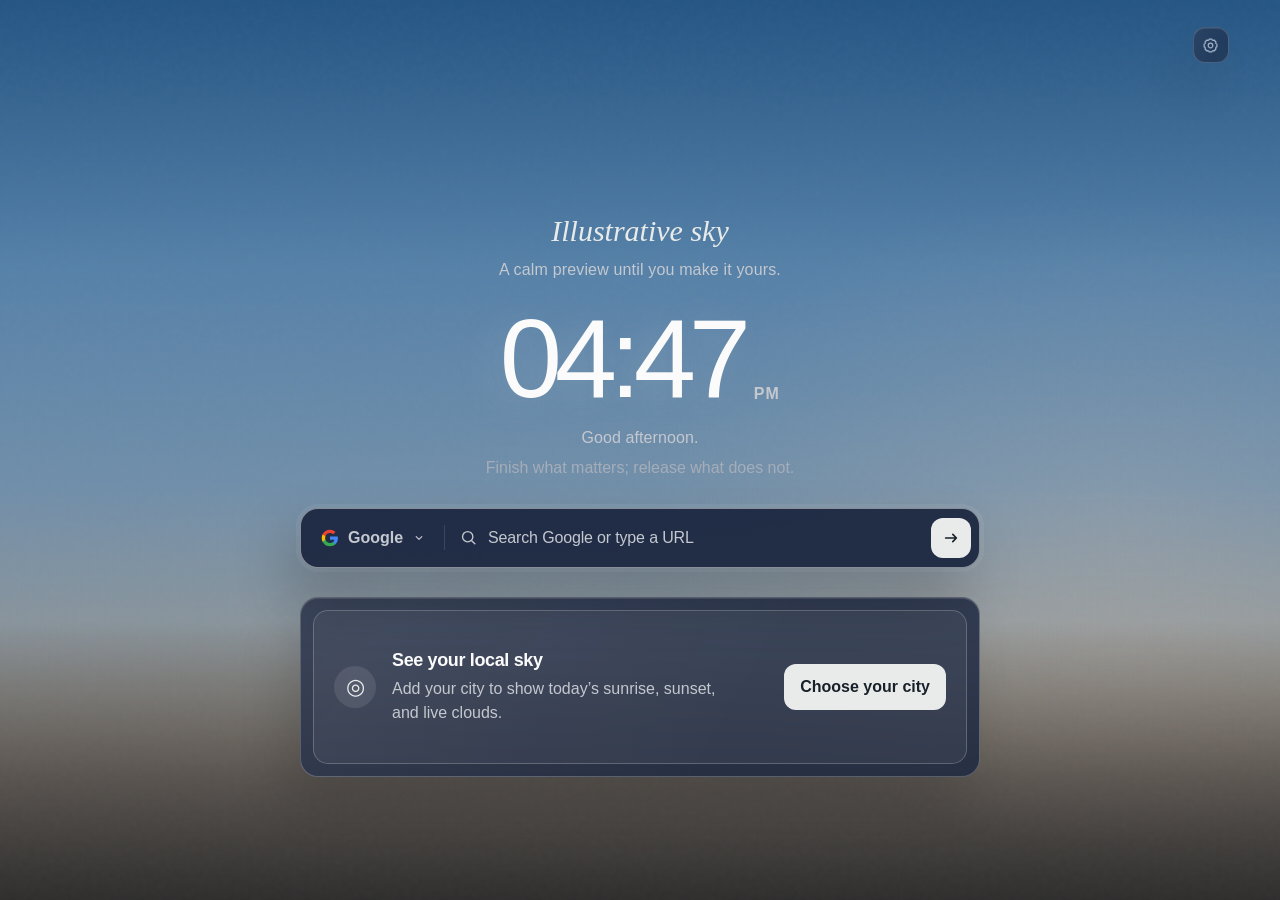
<file: index.html>
<!doctype html>
<html lang="en">
  <head>
    <meta charset="UTF-8">
    <meta name="viewport" content="width=device-width, initial-scale=1">
    <meta name="color-scheme" content="dark">
    <title>New Tab</title>
    <link rel="icon" href="icons/icon.svg" type="image/svg+xml">
    <link rel="stylesheet" href="styles.css">
    <script src="vendor/suncalc.js" defer></script>
    <script src="solar-model.js" defer></script>
    <script src="weather.js" defer></script>
    <script src="app.js" defer></script>
    <script src="solar.js" defer></script>
    <script src="stars.js" defer></script>
  </head>
  <body>
    <div class="ambient" aria-hidden="true">
      <div class="sky-afterglow"></div>
      <canvas id="star-field"></canvas>
      <div class="cloud-sheet"></div>
      <div class="cloud-deck cloud-high"></div>
      <div class="cloud-deck cloud-mid"></div>
      <div class="cloud-deck cloud-low"></div>
      <div class="cloud-glow"></div>
      <div class="sky-haze"></div>
      <div class="sky-horizon"></div>
      <div class="sky-light"></div>
    </div>
    <header class="topbar">
      <nav class="top-actions" aria-label="New tab actions">
        <button class="icon-button" id="open-settings-trigger" type="button" aria-label="Open settings" title="Settings"><svg viewBox="0 0 24 24" aria-hidden="true"><path d="M12 15.25A3.25 3.25 0 1 0 12 8.75a3.25 3.25 0 0 0 0 6.5Z"></path><path d="M19.4 15a1.72 1.72 0 0 0 .34 1.9l.06.06-2.84 2.84-.06-.06a1.72 1.72 0 0 0-1.9-.34 1.72 1.72 0 0 0-1.05 1.58V21h-3.9v-.02A1.72 1.72 0 0 0 9 19.4a1.72 1.72 0 0 0-1.9.34l-.06.06-2.84-2.84.06-.06A1.72 1.72 0 0 0 4.6 15a1.72 1.72 0 0 0-1.58-1.05H3v-3.9h.02A1.72 1.72 0 0 0 4.6 9a1.72 1.72 0 0 0-.34-1.9l-.06-.06L7.04 4.2l.06.06A1.72 1.72 0 0 0 9 4.6a1.72 1.72 0 0 0 1.05-1.58V3h3.9v.02A1.72 1.72 0 0 0 15 4.6a1.72 1.72 0 0 0 1.9-.34l.06-.06 2.84 2.84-.06.06A1.72 1.72 0 0 0 19.4 9a1.72 1.72 0 0 0 1.58 1.05H21v3.9h-.02A1.72 1.72 0 0 0 19.4 15Z"></path></svg></button>
      </nav>
    </header>
    <main class="main-content">
      <div class="sky-heading"><span id="sky-phase">Daylight</span><span id="sky-message">Let the daylight set the pace.</span></div>
      <section class="hero" aria-labelledby="clock-display">
        <div class="clock-row"><h1 id="clock-display">00:00</h1><span id="period-display" class="period">AM</span></div>
        <p id="greeting-display" class="greeting">Welcome back.</p>
        <p id="sky-fact" class="sky-fact">The sky is always changing.</p>
      </section>
      <section class="search-section" aria-label="Web search">
        <form id="search-form" class="search-shell">
          <div class="engine-picker">
            <button id="engine-dropdown-button" class="engine-button" type="button" aria-haspopup="listbox" aria-expanded="false"><span id="current-engine-icon" class="engine-icon"></span><span id="current-engine-name" class="engine-name">Google</span><svg class="chevron" viewBox="0 0 20 20" aria-hidden="true"><path d="m6 8 4 4 4-4"></path></svg></button>
            <div id="engine-menu" class="engine-menu" role="listbox" aria-label="Search engines" hidden><p class="menu-label">Search with</p><div id="engine-options-list"></div></div>
          </div>
          <span class="search-divider" aria-hidden="true"></span>
          <svg class="search-icon" viewBox="0 0 24 24" aria-hidden="true"><circle cx="11" cy="11" r="6.5"></circle><path d="m16 16 4 4"></path></svg>
          <input id="search-input" type="text" inputmode="search" autocomplete="off" spellcheck="false" autofocus aria-label="Search or enter address" placeholder="Search Google or type a URL">
          <button id="clear-search-btn" class="clear-button" type="button" aria-label="Clear search" hidden><svg viewBox="0 0 20 20" aria-hidden="true"><path d="m6 6 8 8M14 6l-8 8"></path></svg></button>
          <button class="submit-button" type="submit" aria-label="Search"><svg viewBox="0 0 20 20" aria-hidden="true"><path d="M4 10h12M12 6l4 4-4 4"></path></svg></button>
        </form>
      </section>
      <section id="solar-panel" class="solar-panel" aria-label="Today’s sunlight">
        <div id="location-onboarding" class="location-onboarding" hidden>
          <span class="onboarding-icon" aria-hidden="true">◎</span>
          <div class="onboarding-copy">
            <h2>See your local sky</h2>
            <p>Add your city to show today’s sunrise, sunset, and live clouds.</p>
          </div>
          <button id="onboarding-location-button" class="onboarding-button" type="button">Choose your city</button>
        </div>
        <div class="solar-header"><p id="solar-summary">Following the sun</p><button id="live-button" class="live-button" type="button"><span></span><span id="live-label">Live sky</span></button></div>
        <div class="sun-chart"><svg id="sun-chart" viewBox="0 0 640 130" preserveAspectRatio="none" role="img" aria-label="Sun altitude throughout today"><defs><linearGradient id="path-gradient"><stop stop-color="#bc8dff"/><stop offset=".4" stop-color="#ffe0a3"/><stop offset=".7" stop-color="#ffe0a3"/><stop offset="1" stop-color="#bc8dff"/></linearGradient></defs><line x1="0" y1="73" x2="640" y2="73" class="horizon-line"/><path id="solar-path"/><line id="sun-guide" x1="320" y1="20" x2="320" y2="130"/><circle id="chart-sun-halo" r="13"/><circle id="chart-sun" r="4.5"/></svg></div>
        <div class="solar-stats"><div><span class="stat-label">↗ Sunrise</span><strong id="sunrise-time">—</strong></div><div class="daylight-stat"><span class="stat-label">Daylight</span><strong id="daylight-duration">—</strong></div><div><span class="stat-label">↘ Sunset</span><strong id="sunset-time">—</strong></div></div>
        <div class="time-explorer"><div class="explorer-heading"><output id="preview-time" for="time-slider">Now</output></div><input id="time-slider" type="range" min="0" max="1439" step="1" aria-label="Preview time of day"><div class="timeline-labels"><span>12 AM</span><span>6 AM</span><span>12 PM</span><span>6 PM</span><span>12 AM</span></div></div>
        <div class="solar-meta"><button id="location-button" type="button">◎ <span id="location-label">Enable local sun</span></button><span id="weather-readout" hidden>—</span></div>
        <span id="light-level" hidden></span>
        <p class="sky-model-note" id="sky-model-note" hidden></p>
        <p id="location-note" hidden></p>
      </section>
    </main>
    <dialog id="settings-modal" class="modal">
      <div class="modal-card">
        <div class="modal-header"><h2>Preferences</h2><button class="modal-close icon-button" type="button" data-close="settings-modal" aria-label="Close"><svg viewBox="0 0 20 20"><path d="m6 6 8 8M14 6l-8 8"></path></svg></button></div>
        <div class="settings-list">
          <section class="settings-group" aria-labelledby="general-settings-title">
            <h3 id="general-settings-title">General</h3>
            <label class="setting-row" for="setting-24h"><span><strong>24-hour clock</strong><small>Use the compact 24-hour format</small></span><span class="switch"><input id="setting-24h" type="checkbox"><span></span></span></label>
            <label class="setting-row" for="setting-target"><span><strong>Open searches in a new tab</strong><small>Keep this page open after searching</small></span><span class="switch"><input id="setting-target" type="checkbox"><span></span></span></label>
          </section>
          <section class="settings-group location-setting" aria-labelledby="location-settings-title">
            <h3 id="location-settings-title">Sun &amp; location</h3>
            <label for="location-source">Location source</label>
            <select id="location-source"><option value="city">Search for a city</option><option value="device">Device location</option></select>
            <form id="city-form">
              <label for="city-search">City</label>
              <div class="inline-field"><input id="city-search" type="search" required autocomplete="off" placeholder="Search city or town"><button class="primary-button" type="submit">Use city</button></div>
              <p id="city-search-help">Your search is sent to Open-Meteo. Choose the matching region when several places share a name.</p>
              <div id="city-results" class="city-results" aria-label="City search results" hidden></div>
            </form>
            <div id="device-location-controls" hidden><p>Use your device’s position for the local sun. Your browser may ask for permission.</p><button id="use-device-location" class="primary-button" type="button">Get device location</button></div>
            <p id="location-settings-status" role="status" aria-live="polite"></p>
            <label class="setting-row cloud-setting" for="setting-clouds"><span><strong>Live clouds</strong><small>Draws the sky from current cloud cover using Open-Meteo.</small></span><span class="switch"><input id="setting-clouds" type="checkbox" checked><span></span></span></label>
            <label class="sun-size-label" for="sun-size-scale">Sun display scale <output id="sun-size-output">100%</output></label>
            <input id="sun-size-scale" type="range" min="60" max="160" step="5" value="100">
            <p class="sun-setting-note">Adjust the sun’s display size without changing the solar model.</p>
          </section>
          <section class="settings-group" aria-labelledby="personal-settings-title">
            <h3 id="personal-settings-title">Personalization</h3>
            <div class="name-setting"><label for="setting-username">Your name <small>Used in the greeting</small></label><div class="inline-field"><input id="setting-username" type="text" maxlength="24" autocomplete="off" placeholder="Optional"><button id="save-username" class="primary-button" type="button">Save</button></div></div>
          </section>
        </div>
      </div>
    </dialog>
    <div id="toast" class="toast" role="status" aria-live="polite" hidden><span class="toast-check">✓</span><span id="toast-message">Saved</span></div>
  </body>
</html>
</file>
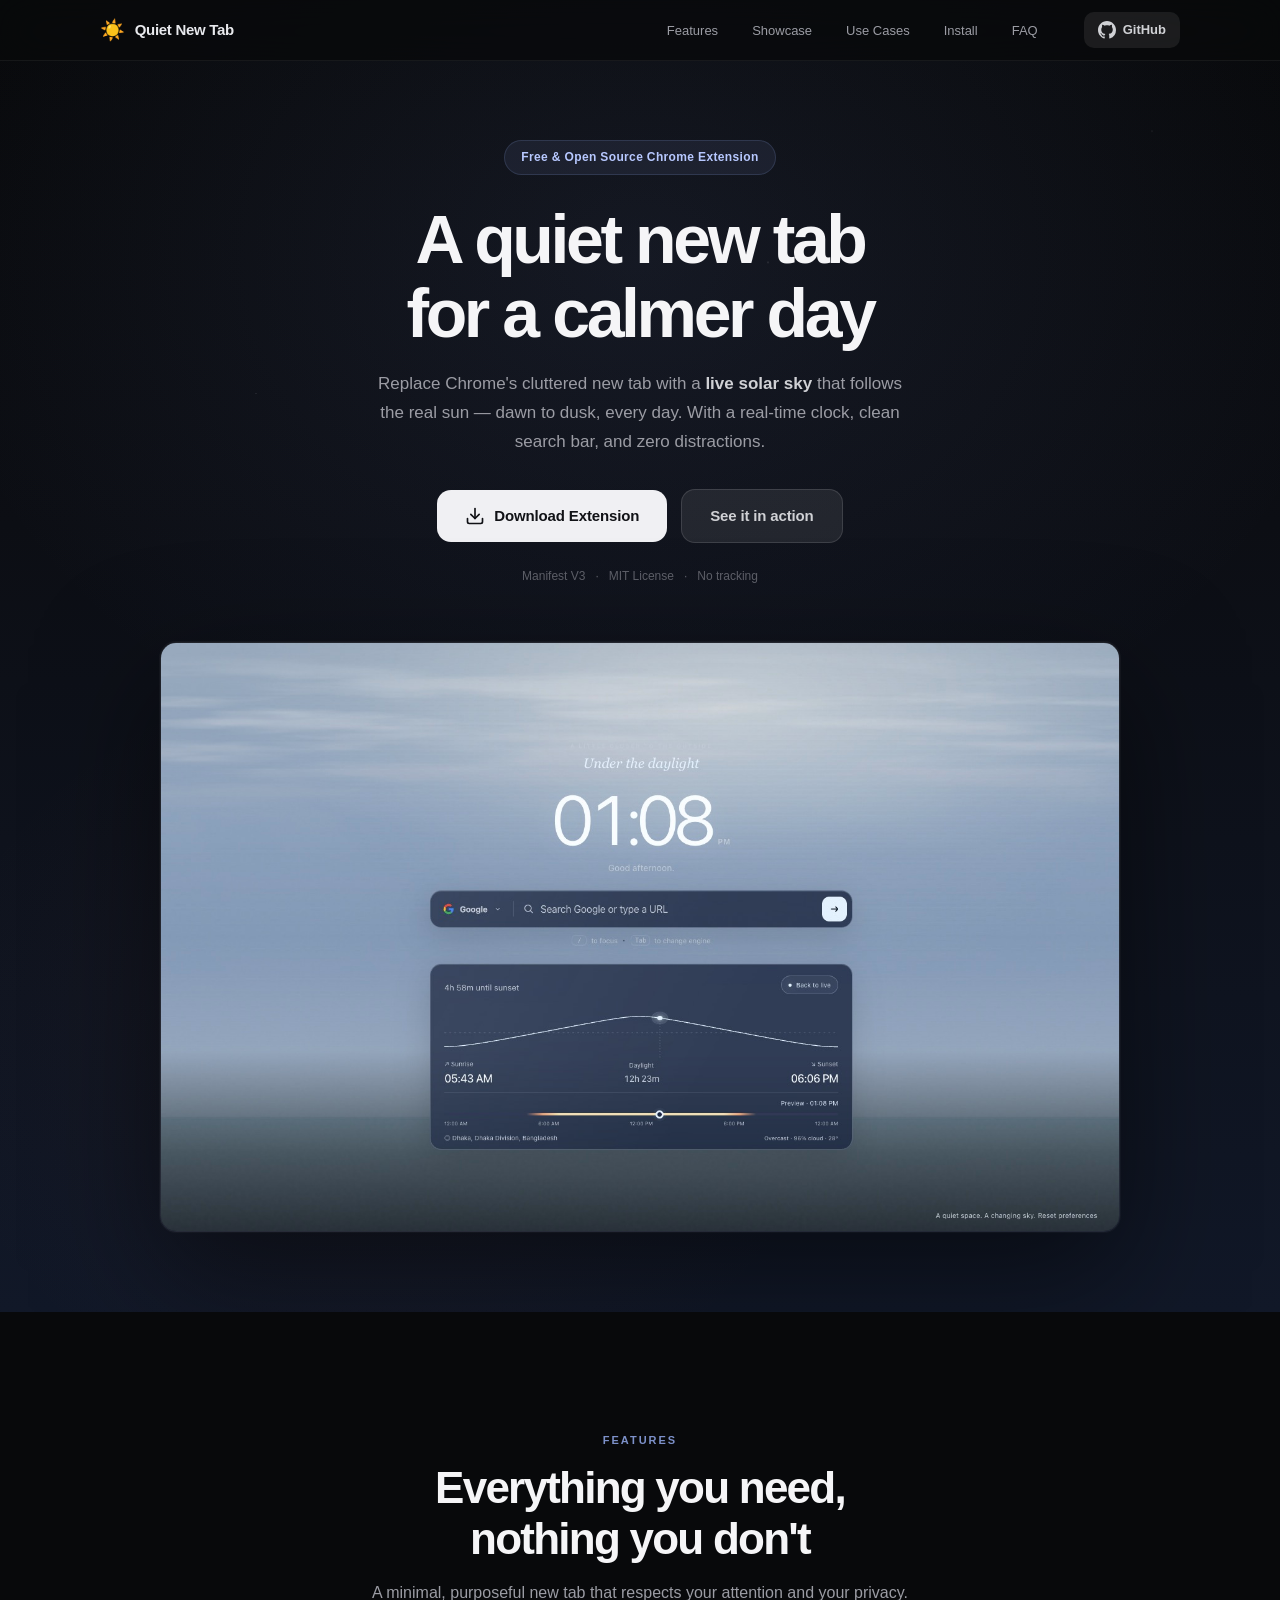
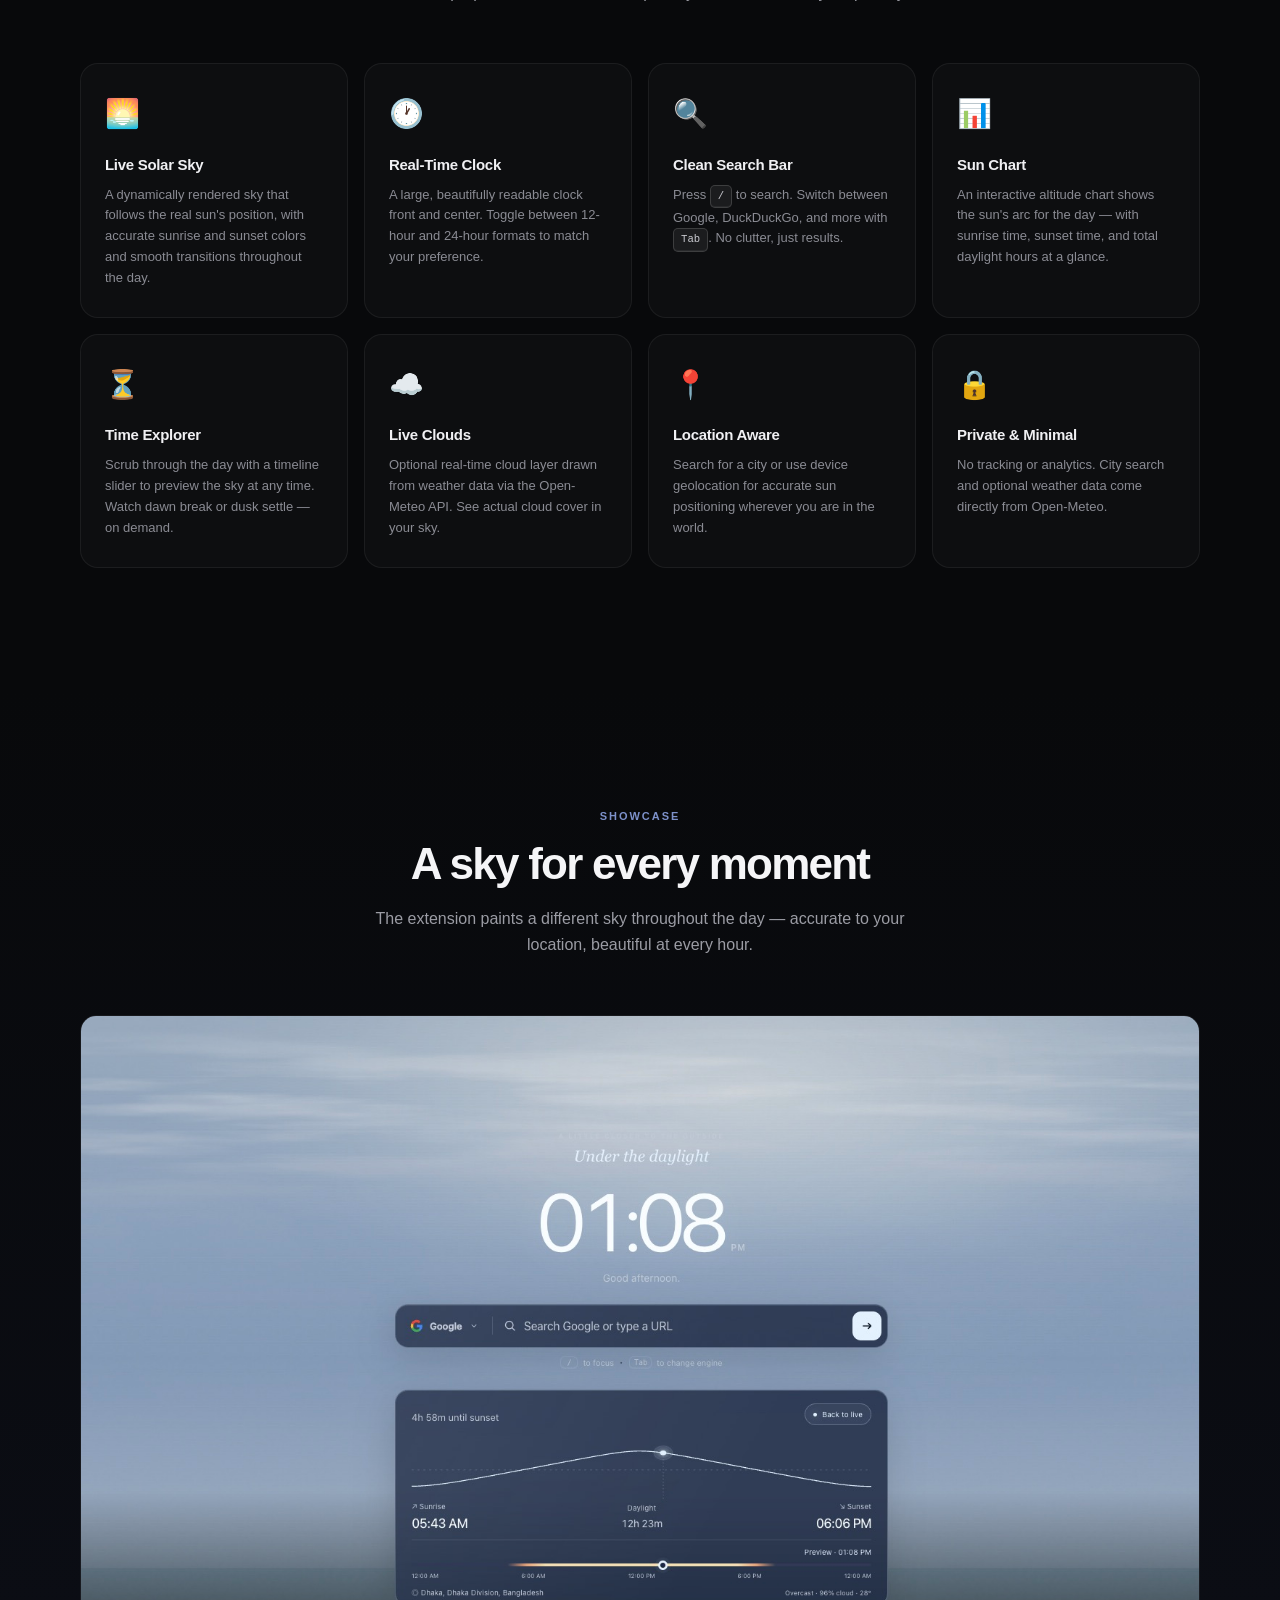
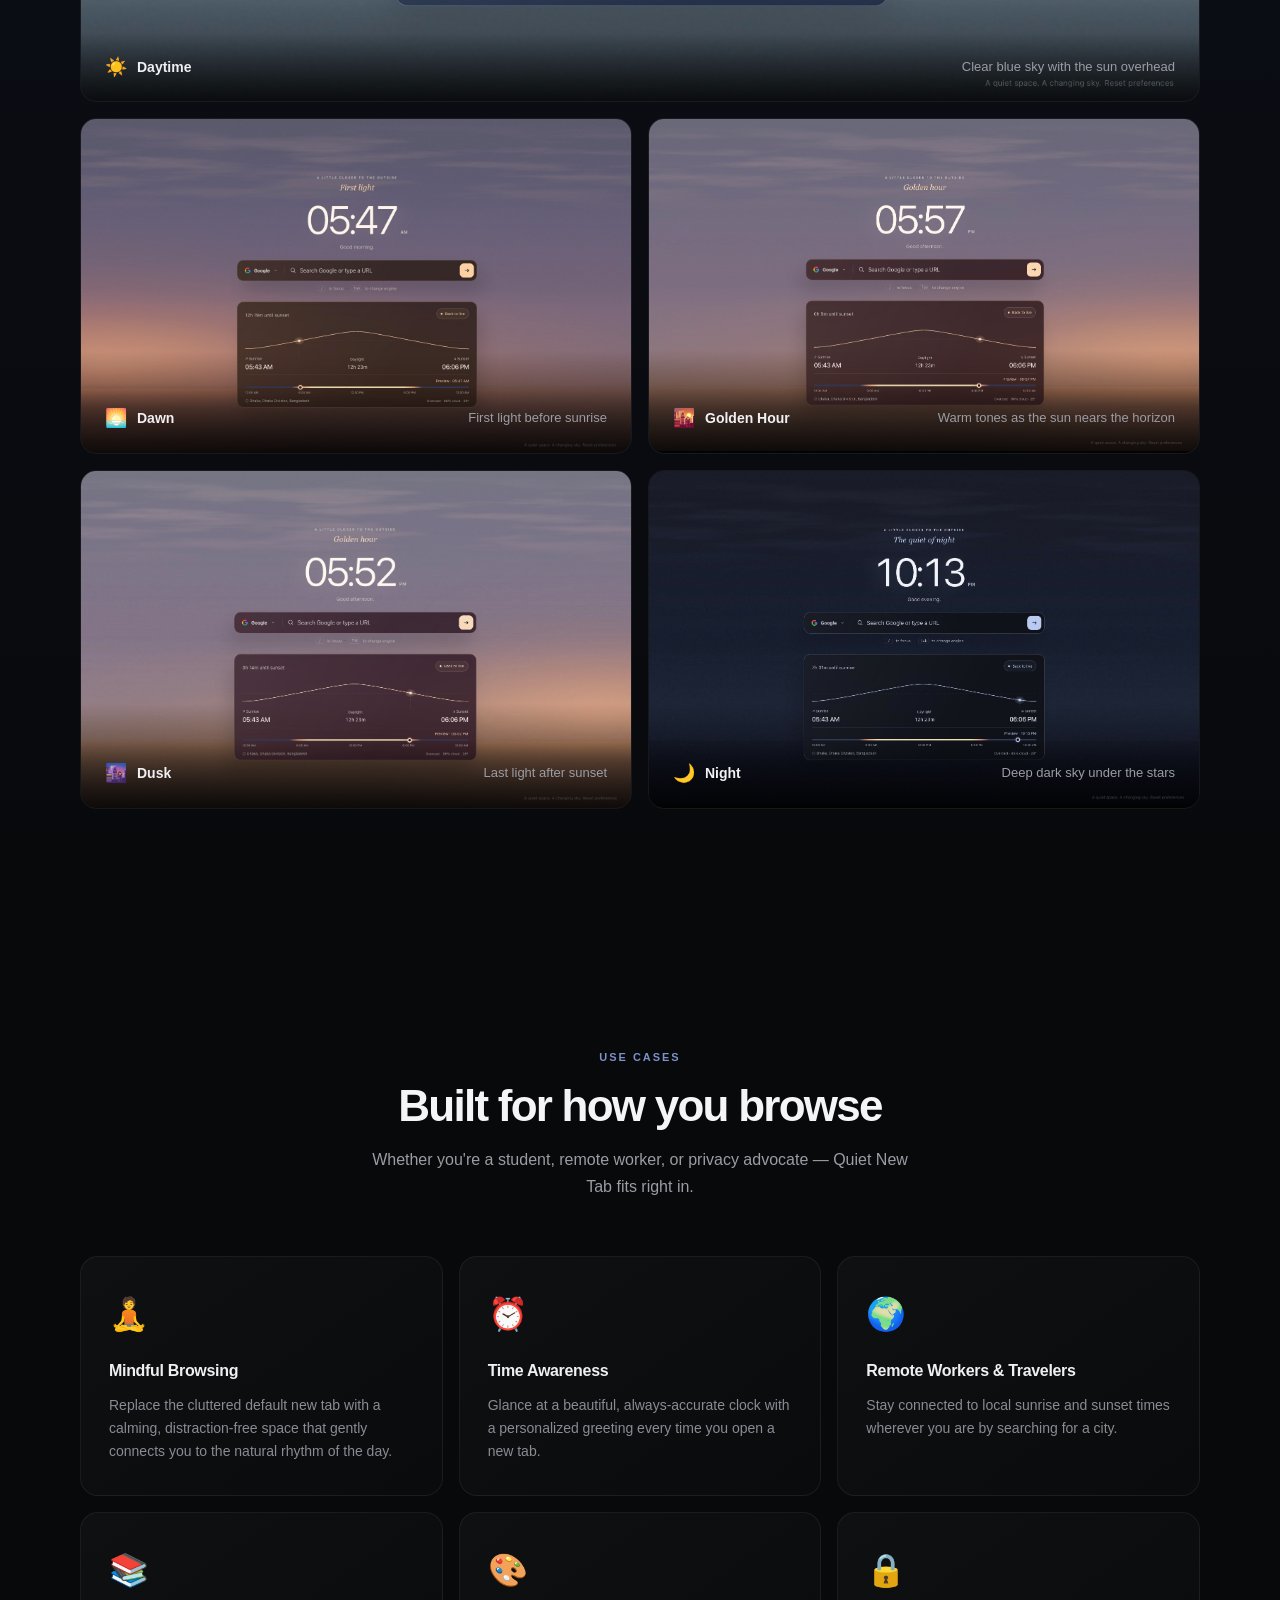
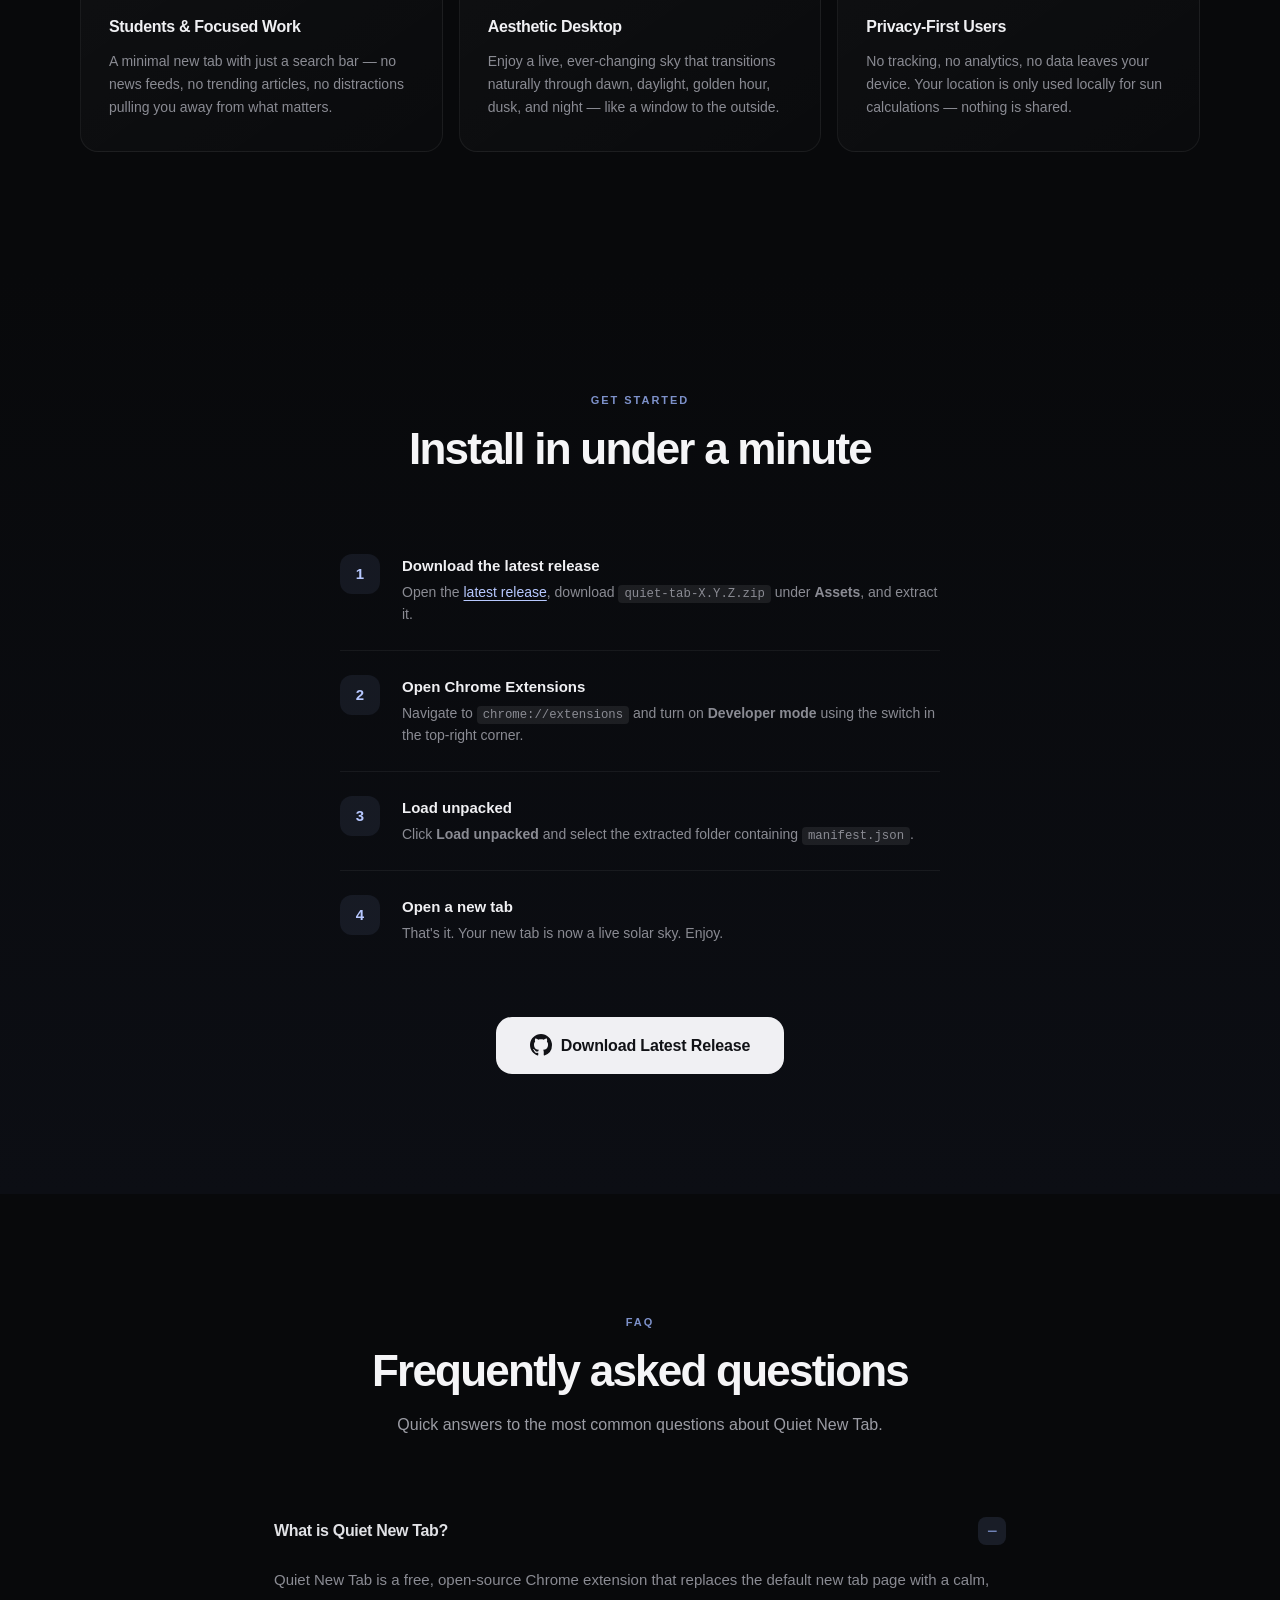
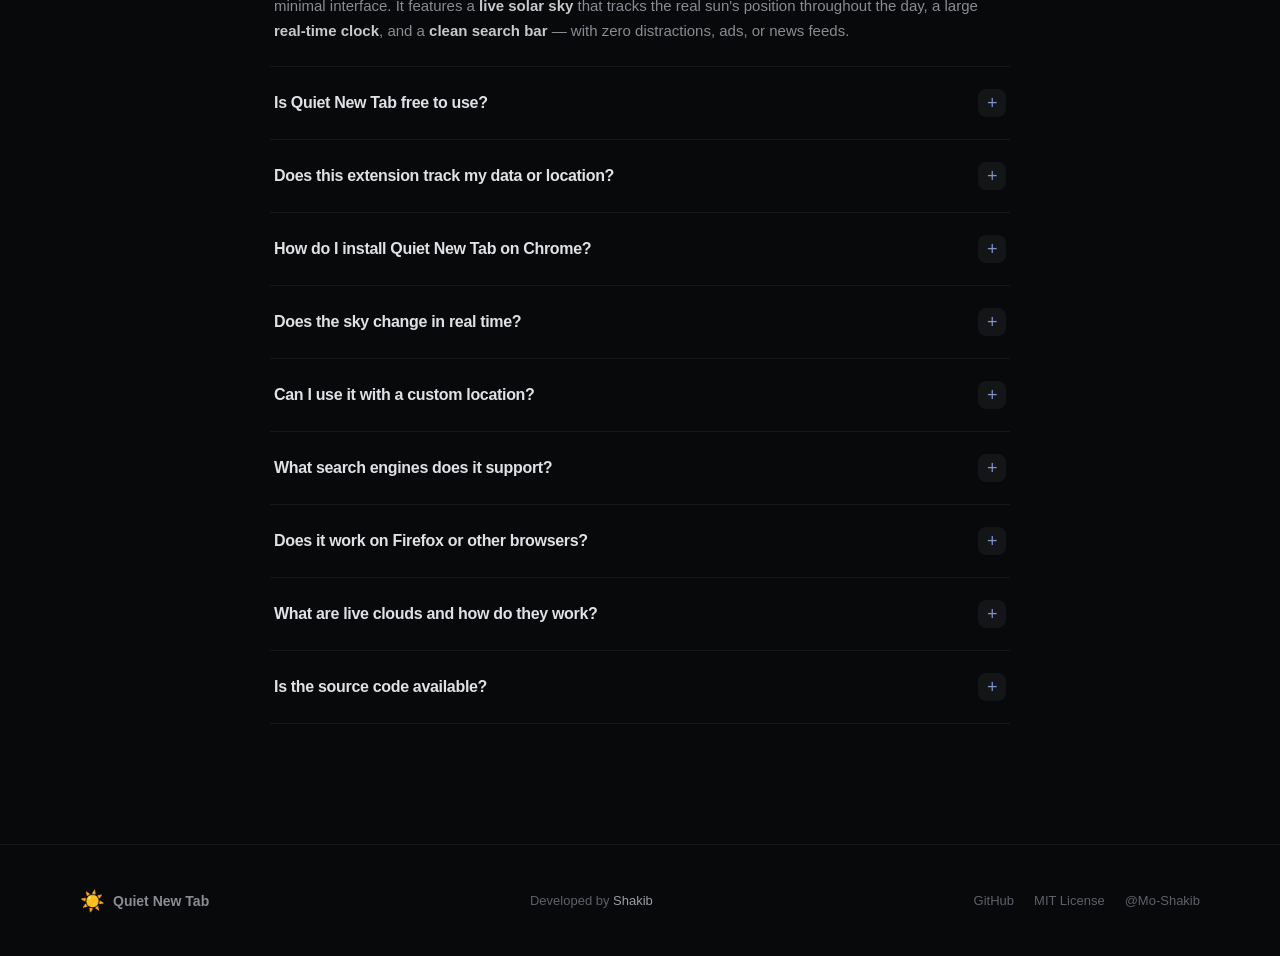
<file: docs/index.html>
<!DOCTYPE html>
<html lang="en">
<head>
  <meta charset="UTF-8">
  <meta name="viewport" content="width=device-width, initial-scale=1.0">
  <title>Quiet New Tab — A Calm Chrome Extension with Live Solar Sky</title>
  <meta name="description" content="Replace your Chrome new tab with a calm, minimal interface featuring a live solar sky, real-time clock, and clean search bar. Free, private, and beautiful.">
  <meta name="keywords" content="chrome extension, new tab, minimal, solar sky, sunrise, sunset, clock, search, productivity, calm, distraction-free">
  <meta name="author" content="Mohamed Shakib">
  <meta name="robots" content="index, follow">
  <meta name="google-site-verification" content="9CZoOWg6A91RhC9ZmWRSlfhuDOC3rtcBxyWy7U6pvqg" />
  <link rel="canonical" href="https://quiet-tab.pages.dev/">
  <link rel="alternate" href="https://mo-shakib.github.io/quiet-tab/">

  <!-- Open Graph -->
  <meta property="og:type" content="website">
  <meta property="og:title" content="Quiet New Tab — Live Solar Sky for Chrome">
  <meta property="og:description" content="A Chrome extension that replaces your new tab with a calm, minimal interface featuring a live solar sky, real-time clock, and clean search bar.">
  <meta property="og:url" content="https://quiet-tab.pages.dev/">
  <meta property="og:image" content="https://quiet-tab.pages.dev/images/og-daytime.jpg">
  <meta property="og:image:width" content="1200">
  <meta property="og:image:height" content="630">
  <meta property="og:image:alt" content="Quiet New Tab Chrome extension showing a live solar sky with real-time clock and search bar">
  <meta property="og:site_name" content="Quiet New Tab">
  <meta property="og:locale" content="en_US">

  <!-- Twitter Card -->
  <meta name="twitter:card" content="summary_large_image">
  <meta name="twitter:title" content="Quiet New Tab — Live Solar Sky for Chrome">
  <meta name="twitter:description" content="Replace your Chrome new tab with a calm, minimal interface featuring a live solar sky, real-time clock, and clean search bar.">
  <meta name="twitter:image" content="https://quiet-tab.pages.dev/images/og-daytime.jpg">
  <meta name="twitter:image:alt" content="Quiet New Tab Chrome extension showing a live solar sky with real-time clock and search bar">

  <!-- Structured Data -->
  <script type="application/ld+json">
  {
    "@context": "https://schema.org",
    "@type": "SoftwareApplication",
    "name": "Quiet New Tab",
    "operatingSystem": "Chrome",
    "applicationCategory": "BrowserApplication",
    "description": "A Chrome extension that replaces your new tab page with a calm, minimal interface featuring a live solar sky, real-time clock, and a clean search bar.",
    "url": "https://quiet-tab.pages.dev/",
    "author": {
      "@type": "Person",
      "name": "Mohamed Shakib",
      "url": "https://github.com/Mo-Shakib"
    },
    "offers": {
      "@type": "Offer",
      "price": "0",
      "priceCurrency": "USD"
    },
    "license": "https://opensource.org/licenses/MIT",
    "screenshot": "https://quiet-tab.pages.dev/images/daytime.jpg"
  }
  </script>

  <!-- Favicon (sun emoji as SVG) -->
  <link rel="icon" href="data:image/svg+xml,<svg xmlns='http://www.w3.org/2000/svg' viewBox='0 0 100 100'><text y='.9em' font-size='90'>☀️</text></svg>">

  <link rel="stylesheet" href="style.css">
</head>
<body>
  <!-- Skip Navigation -->
  <a href="#main-content" class="skip-link">Skip to main content</a>

  <!-- Header / Navigation -->
  <header class="site-header" role="banner">
    <nav class="nav-container" aria-label="Main navigation">
      <a href="#" class="logo" aria-label="Quiet New Tab home">
        <span class="logo-icon" aria-hidden="true">☀️</span>
        <span class="logo-text">Quiet New Tab</span>
      </a>
      <ul class="nav-links" role="list">
        <li><a href="#features">Features</a></li>
        <li><a href="#showcase">Showcase</a></li>
        <li><a href="#use-cases">Use Cases</a></li>
        <li><a href="#install">Install</a></li>
        <li><a href="#faq">FAQ</a></li>
      </ul>
      <a href="https://github.com/Mo-Shakib/quiet-tab" class="nav-cta" target="_blank" rel="noopener noreferrer" aria-label="View Quiet New Tab source code on GitHub">
        <svg aria-hidden="true" width="18" height="18" viewBox="0 0 24 24" fill="currentColor"><path d="M12 0C5.37 0 0 5.37 0 12c0 5.31 3.435 9.795 8.205 11.385.6.105.825-.255.825-.57 0-.285-.015-1.23-.015-2.235-3.015.555-3.795-.735-4.035-1.41-.135-.345-.72-1.41-1.23-1.695-.42-.225-1.02-.78-.015-.795.945-.015 1.62.87 1.845 1.23 1.08 1.815 2.805 1.305 3.495.99.105-.78.42-1.305.765-1.605-2.67-.3-5.46-1.335-5.46-5.925 0-1.305.465-2.385 1.23-3.225-.12-.3-.54-1.53.12-3.18 0 0 1.005-.315 3.3 1.23.96-.27 1.98-.405 3-.405s2.04.135 3 .405c2.295-1.56 3.3-1.23 3.3-1.23.66 1.65.24 2.88.12 3.18.765.84 1.23 1.905 1.23 3.225 0 4.605-2.805 5.625-5.475 5.925.435.375.81 1.095.81 2.22 0 1.605-.015 2.895-.015 3.3 0 .315.225.69.825.57A12.02 12.02 0 0024 12c0-6.63-5.37-12-12-12z"/></svg>
        <span>GitHub</span>
      </a>
    </nav>
  </header>

  <main id="main-content">
    <!-- Hero Section -->
    <section class="hero-section" aria-labelledby="hero-heading">
      <div class="hero-bg" aria-hidden="true">
        <div class="hero-gradient"></div>
        <div class="hero-stars"></div>
      </div>
      <div class="hero-content">
        <p class="hero-badge">Free &amp; Open Source Chrome Extension</p>
        <h1 id="hero-heading">A quiet new tab<br>for a calmer day</h1>
        <p class="hero-subtitle">Replace Chrome's cluttered new tab with a <strong>live solar sky</strong> that follows the real sun — dawn to dusk, every day. With a real-time clock, clean search bar, and zero distractions.</p>
        <div class="hero-actions">
          <a href="https://github.com/Mo-Shakib/quiet-tab/releases/latest" class="btn btn-primary" target="_blank" rel="noopener noreferrer">
            <svg aria-hidden="true" width="20" height="20" viewBox="0 0 24 24" fill="none" stroke="currentColor" stroke-width="2" stroke-linecap="round" stroke-linejoin="round"><path d="M21 15v4a2 2 0 01-2 2H5a2 2 0 01-2-2v-4"/><polyline points="7 10 12 15 17 10"/><line x1="12" y1="15" x2="12" y2="3"/></svg>
            Download Extension
          </a>
          <a href="#showcase" class="btn btn-secondary">See it in action</a>
        </div>
        <div class="hero-meta" aria-label="Extension details">
          <span>Manifest V3</span>
          <span aria-hidden="true">·</span>
          <span>MIT License</span>
          <span aria-hidden="true">·</span>
          <span>No tracking</span>
        </div>
      </div>
      <div class="hero-screenshot">
        <img
          src="images/daytime.jpg"
          alt="Quiet New Tab extension showing a clear blue daytime sky with the sun overhead, a large real-time clock reading the current time, and a minimal search bar"
          width="1200"
          height="750"
          loading="eager"
          fetchpriority="high"
        >
      </div>
    </section>

    <!-- Features Section -->
    <section class="features-section" id="features" aria-labelledby="features-heading">
      <div class="container">
        <div class="section-header">
          <p class="section-eyebrow">Features</p>
          <h2 id="features-heading">Everything you need,<br>nothing you don't</h2>
          <p class="section-subtitle">A minimal, purposeful new tab that respects your attention and your privacy.</p>
        </div>
        <div class="features-grid" role="list">
          <article class="feature-card" role="listitem">
            <div class="feature-icon" aria-hidden="true">🌅</div>
            <h3>Live Solar Sky</h3>
            <p>A dynamically rendered sky that follows the real sun's position, with accurate sunrise and sunset colors and smooth transitions throughout the day.</p>
          </article>
          <article class="feature-card" role="listitem">
            <div class="feature-icon" aria-hidden="true">🕐</div>
            <h3>Real-Time Clock</h3>
            <p>A large, beautifully readable clock front and center. Toggle between 12-hour and 24-hour formats to match your preference.</p>
          </article>
          <article class="feature-card" role="listitem">
            <div class="feature-icon" aria-hidden="true">🔍</div>
            <h3>Clean Search Bar</h3>
            <p>Press <kbd>/</kbd> to search. Switch between Google, DuckDuckGo, and more with <kbd>Tab</kbd>. No clutter, just results.</p>
          </article>
          <article class="feature-card" role="listitem">
            <div class="feature-icon" aria-hidden="true">📊</div>
            <h3>Sun Chart</h3>
            <p>An interactive altitude chart shows the sun's arc for the day — with sunrise time, sunset time, and total daylight hours at a glance.</p>
          </article>
          <article class="feature-card" role="listitem">
            <div class="feature-icon" aria-hidden="true">⏳</div>
            <h3>Time Explorer</h3>
            <p>Scrub through the day with a timeline slider to preview the sky at any time. Watch dawn break or dusk settle — on demand.</p>
          </article>
          <article class="feature-card" role="listitem">
            <div class="feature-icon" aria-hidden="true">☁️</div>
            <h3>Live Clouds</h3>
            <p>Optional real-time cloud layer drawn from weather data via the Open-Meteo API. See actual cloud cover in your sky.</p>
          </article>
          <article class="feature-card" role="listitem">
            <div class="feature-icon" aria-hidden="true">📍</div>
            <h3>Location Aware</h3>
            <p>Search for a city or use device geolocation for accurate sun positioning wherever you are in the world.</p>
          </article>
          <article class="feature-card" role="listitem">
            <div class="feature-icon" aria-hidden="true">🔒</div>
            <h3>Private &amp; Minimal</h3>
            <p>No tracking or analytics. City search and optional weather data come directly from Open-Meteo.</p>
          </article>
        </div>
      </div>
    </section>

    <!-- Showcase Section -->
    <section class="showcase-section" id="showcase" aria-labelledby="showcase-heading">
      <div class="container">
        <div class="section-header">
          <p class="section-eyebrow">Showcase</p>
          <h2 id="showcase-heading">A sky for every moment</h2>
          <p class="section-subtitle">The extension paints a different sky throughout the day — accurate to your location, beautiful at every hour.</p>
        </div>
        <div class="showcase-grid">
          <figure class="showcase-card showcase-card--large">
            <img
              src="images/daytime.jpg"
              alt="Quiet New Tab during daytime showing a clear bright blue sky with the sun high overhead, casting warm light on the minimal interface"
              width="800"
              height="500"
              loading="lazy"
            >
            <figcaption>
              <span class="showcase-time" aria-hidden="true">☀️</span>
              <strong>Daytime</strong>
              <span>Clear blue sky with the sun overhead</span>
            </figcaption>
          </figure>
          <figure class="showcase-card">
            <img
              src="images/dawn.jpg"
              alt="Quiet New Tab at dawn showing the first light of day with soft pink and orange hues on the horizon before sunrise"
              width="800"
              height="500"
              loading="lazy"
            >
            <figcaption>
              <span class="showcase-time" aria-hidden="true">🌅</span>
              <strong>Dawn</strong>
              <span>First light before sunrise</span>
            </figcaption>
          </figure>
          <figure class="showcase-card">
            <img
              src="images/golden-hour.jpg"
              alt="Quiet New Tab during golden hour showing warm amber and orange tones as the sun nears the horizon"
              width="800"
              height="500"
              loading="lazy"
            >
            <figcaption>
              <span class="showcase-time" aria-hidden="true">🌇</span>
              <strong>Golden Hour</strong>
              <span>Warm tones as the sun nears the horizon</span>
            </figcaption>
          </figure>
          <figure class="showcase-card">
            <img
              src="images/dusk.jpg"
              alt="Quiet New Tab at dusk showing deep purple and blue twilight tones after the sun has set"
              width="800"
              height="500"
              loading="lazy"
            >
            <figcaption>
              <span class="showcase-time" aria-hidden="true">🌆</span>
              <strong>Dusk</strong>
              <span>Last light after sunset</span>
            </figcaption>
          </figure>
          <figure class="showcase-card">
            <img
              src="images/night.jpg"
              alt="Quiet New Tab at night showing a deep dark sky with subtle star-like elements and a clean white clock"
              width="800"
              height="500"
              loading="lazy"
            >
            <figcaption>
              <span class="showcase-time" aria-hidden="true">🌙</span>
              <strong>Night</strong>
              <span>Deep dark sky under the stars</span>
            </figcaption>
          </figure>
        </div>
      </div>
    </section>

    <!-- Use Cases Section -->
    <section class="usecases-section" id="use-cases" aria-labelledby="usecases-heading">
      <div class="container">
        <div class="section-header">
          <p class="section-eyebrow">Use Cases</p>
          <h2 id="usecases-heading">Built for how you browse</h2>
          <p class="section-subtitle">Whether you're a student, remote worker, or privacy advocate — Quiet New Tab fits right in.</p>
        </div>
        <div class="usecases-grid" role="list">
          <article class="usecase-card" role="listitem">
            <div class="usecase-icon" aria-hidden="true">🧘</div>
            <h3>Mindful Browsing</h3>
            <p>Replace the cluttered default new tab with a calming, distraction-free space that gently connects you to the natural rhythm of the day.</p>
          </article>
          <article class="usecase-card" role="listitem">
            <div class="usecase-icon" aria-hidden="true">⏰</div>
            <h3>Time Awareness</h3>
            <p>Glance at a beautiful, always-accurate clock with a personalized greeting every time you open a new tab.</p>
          </article>
          <article class="usecase-card" role="listitem">
            <div class="usecase-icon" aria-hidden="true">🌍</div>
            <h3>Remote Workers &amp; Travelers</h3>
            <p>Stay connected to local sunrise and sunset times wherever you are by searching for a city.</p>
          </article>
          <article class="usecase-card" role="listitem">
            <div class="usecase-icon" aria-hidden="true">📚</div>
            <h3>Students &amp; Focused Work</h3>
            <p>A minimal new tab with just a search bar — no news feeds, no trending articles, no distractions pulling you away from what matters.</p>
          </article>
          <article class="usecase-card" role="listitem">
            <div class="usecase-icon" aria-hidden="true">🎨</div>
            <h3>Aesthetic Desktop</h3>
            <p>Enjoy a live, ever-changing sky that transitions naturally through dawn, daylight, golden hour, dusk, and night — like a window to the outside.</p>
          </article>
          <article class="usecase-card" role="listitem">
            <div class="usecase-icon" aria-hidden="true">🔒</div>
            <h3>Privacy-First Users</h3>
            <p>No tracking, no analytics, no data leaves your device. Your location is only used locally for sun calculations — nothing is shared.</p>
          </article>
        </div>
      </div>
    </section>

    <!-- Install Section -->
    <section class="install-section" id="install" aria-labelledby="install-heading">
      <div class="container">
        <div class="section-header">
          <p class="section-eyebrow">Get Started</p>
          <h2 id="install-heading">Install in under a minute</h2>
        </div>
        <div class="install-steps" role="list">
          <div class="install-step" role="listitem">
            <span class="step-number" aria-hidden="true">1</span>
            <div>
              <h3>Download the latest release</h3>
              <p>Open the <a href="https://github.com/Mo-Shakib/quiet-tab/releases/latest" target="_blank" rel="noopener noreferrer">latest release</a>, download <code>quiet-tab-X.Y.Z.zip</code> under <strong>Assets</strong>, and extract it.</p>
            </div>
          </div>
          <div class="install-step" role="listitem">
            <span class="step-number" aria-hidden="true">2</span>
            <div>
              <h3>Open Chrome Extensions</h3>
              <p>Navigate to <code>chrome://extensions</code> and turn on <strong>Developer mode</strong> using the switch in the top-right corner.</p>
            </div>
          </div>
          <div class="install-step" role="listitem">
            <span class="step-number" aria-hidden="true">3</span>
            <div>
              <h3>Load unpacked</h3>
              <p>Click <strong>Load unpacked</strong> and select the extracted folder containing <code>manifest.json</code>.</p>
            </div>
          </div>
          <div class="install-step" role="listitem">
            <span class="step-number" aria-hidden="true">4</span>
            <div>
              <h3>Open a new tab</h3>
              <p>That's it. Your new tab is now a live solar sky. Enjoy.</p>
            </div>
          </div>
        </div>
        <div class="install-cta">
          <a href="https://github.com/Mo-Shakib/quiet-tab/releases/latest" class="btn btn-primary btn-large" target="_blank" rel="noopener noreferrer">
            <svg aria-hidden="true" width="22" height="22" viewBox="0 0 24 24" fill="currentColor"><path d="M12 0C5.37 0 0 5.37 0 12c0 5.31 3.435 9.795 8.205 11.385.6.105.825-.255.825-.57 0-.285-.015-1.23-.015-2.235-3.015.555-3.795-.735-4.035-1.41-.135-.345-.72-1.41-1.23-1.695-.42-.225-1.02-.78-.015-.795.945-.015 1.62.87 1.845 1.23 1.08 1.815 2.805 1.305 3.495.99.105-.78.42-1.305.765-1.605-2.67-.3-5.46-1.335-5.46-5.925 0-1.305.465-2.385 1.23-3.225-.12-.3-.54-1.53.12-3.18 0 0 1.005-.315 3.3 1.23.96-.27 1.98-.405 3-.405s2.04.135 3 .405c2.295-1.56 3.3-1.23 3.3-1.23.66 1.65.24 2.88.12 3.18.765.84 1.23 1.905 1.23 3.225 0 4.605-2.805 5.625-5.475 5.925.435.375.81 1.095.81 2.22 0 1.605-.015 2.895-.015 3.3 0 .315.225.69.825.57A12.02 12.02 0 0024 12c0-6.63-5.37-12-12-12z"/></svg>
            Download Latest Release
          </a>
        </div>
      </div>
    </section>

    <!-- FAQ Section (AEO-optimized for AI & voice search answer extraction) -->
    <section class="faq-section" id="faq" aria-labelledby="faq-heading">
      <div class="container">
        <div class="section-header">
          <p class="section-eyebrow">FAQ</p>
          <h2 id="faq-heading">Frequently asked questions</h2>
          <p class="section-subtitle">Quick answers to the most common questions about Quiet New Tab.</p>
        </div>
        <div class="faq-list" itemscope itemtype="https://schema.org/FAQPage">

          <details class="faq-item" itemscope itemprop="mainEntity" itemtype="https://schema.org/Question" open>
            <summary itemprop="name">What is Quiet New Tab?</summary>
            <div class="faq-answer" itemscope itemprop="acceptedAnswer" itemtype="https://schema.org/Answer">
              <div itemprop="text">
                <p>Quiet New Tab is a free, open-source Chrome extension that replaces the default new tab page with a calm, minimal interface. It features a <strong>live solar sky</strong> that tracks the real sun's position throughout the day, a large <strong>real-time clock</strong>, and a <strong>clean search bar</strong> — with zero distractions, ads, or news feeds.</p>
              </div>
            </div>
          </details>

          <details class="faq-item" itemscope itemprop="mainEntity" itemtype="https://schema.org/Question">
            <summary itemprop="name">Is Quiet New Tab free to use?</summary>
            <div class="faq-answer" itemscope itemprop="acceptedAnswer" itemtype="https://schema.org/Answer">
              <div itemprop="text">
                <p>Yes, Quiet New Tab is completely free and open source under the <strong>MIT License</strong>. There are no hidden charges, premium tiers, or in-app purchases. You can download the source code from <a href="https://github.com/Mo-Shakib/quiet-tab" target="_blank" rel="noopener noreferrer">GitHub</a>, inspect it, and even contribute.</p>
              </div>
            </div>
          </details>

          <details class="faq-item" itemscope itemprop="mainEntity" itemtype="https://schema.org/Question">
            <summary itemprop="name">Does this extension track my data or location?</summary>
            <div class="faq-answer" itemscope itemprop="acceptedAnswer" itemtype="https://schema.org/Answer">
              <div itemprop="text">
                <p><strong>No.</strong> Quiet New Tab has no analytics, telemetry, or third-party tracking. City searches and optional cloud requests are sent directly to Open-Meteo; settings are saved in your browser.</p>
              </div>
            </div>
          </details>

          <details class="faq-item" itemscope itemprop="mainEntity" itemtype="https://schema.org/Question">
            <summary itemprop="name">How do I install Quiet New Tab on Chrome?</summary>
            <div class="faq-answer" itemscope itemprop="acceptedAnswer" itemtype="https://schema.org/Answer">
              <div itemprop="text">
                <p>Installing Quiet New Tab takes under a minute:</p>
                <ol>
                  <li>Open the <a href="https://github.com/Mo-Shakib/quiet-tab/releases/latest" target="_blank" rel="noopener noreferrer">latest release</a>.</li>
                  <li>Under <strong>Assets</strong>, download <code>quiet-tab-X.Y.Z.zip</code> and extract it.</li>
                  <li>Open <code>chrome://extensions</code> in Chrome.</li>
                  <li>Enable <strong>Developer mode</strong> using the toggle in the top-right corner.</li>
                  <li>Click <strong>Load unpacked</strong> and select the extracted folder containing <code>manifest.json</code>.</li>
                  <li>Open a new tab — you'll see the live solar sky immediately.</li>
                </ol>
              </div>
            </div>
          </details>

          <details class="faq-item" itemscope itemprop="mainEntity" itemtype="https://schema.org/Question">
            <summary itemprop="name">Does the sky change in real time?</summary>
            <div class="faq-answer" itemscope itemprop="acceptedAnswer" itemtype="https://schema.org/Answer">
              <div itemprop="text">
                <p>Yes. The sky is rendered dynamically based on the <strong>actual solar position</strong> for your selected city or device location. It transitions smoothly through dawn, daytime, golden hour, dusk, and night. You can also use the <strong>Time Explorer</strong> slider to preview the sky at any time of day.</p>
              </div>
            </div>
          </details>

          <details class="faq-item" itemscope itemprop="mainEntity" itemtype="https://schema.org/Question">
            <summary itemprop="name">Can I use it with a custom location?</summary>
            <div class="faq-answer" itemscope itemprop="acceptedAnswer" itemtype="https://schema.org/Answer">
              <div itemprop="text">
                <p>Absolutely. Quiet New Tab supports both <strong>device geolocation</strong> and <strong>city search</strong>. Open the settings panel (⚙️ button), search for a city, and select it to localize the sky.</p>
              </div>
            </div>
          </details>

          <details class="faq-item" itemscope itemprop="mainEntity" itemtype="https://schema.org/Question">
            <summary itemprop="name">What search engines does it support?</summary>
            <div class="faq-answer" itemscope itemprop="acceptedAnswer" itemtype="https://schema.org/Answer">
              <div itemprop="text">
                <p>Quiet New Tab supports multiple search engines including <strong>Google</strong>, <strong>DuckDuckGo</strong>, and others. Press <kbd>/</kbd> to focus the search bar, type your query, and hit Enter. Press <kbd>Tab</kbd> to cycle between available search engines.</p>
              </div>
            </div>
          </details>

          <details class="faq-item" itemscope itemprop="mainEntity" itemtype="https://schema.org/Question">
            <summary itemprop="name">Does it work on Firefox or other browsers?</summary>
            <div class="faq-answer" itemscope itemprop="acceptedAnswer" itemtype="https://schema.org/Answer">
              <div itemprop="text">
                <p>Quiet New Tab is currently built as a <strong>Chrome extension</strong> using Manifest V3. It works on all Chromium-based browsers, including <strong>Google Chrome</strong>, <strong>Microsoft Edge</strong>, <strong>Brave</strong>, and <strong>Opera</strong>. Firefox support may be added in the future.</p>
              </div>
            </div>
          </details>

          <details class="faq-item" itemscope itemprop="mainEntity" itemtype="https://schema.org/Question">
            <summary itemprop="name">What are live clouds and how do they work?</summary>
            <div class="faq-answer" itemscope itemprop="acceptedAnswer" itemtype="https://schema.org/Answer">
              <div itemprop="text">
                <p>When the <strong>Live Clouds</strong> setting is enabled, Quiet New Tab fetches real-time cloud cover data from the free <a href="https://open-meteo.com/" target="_blank" rel="noopener noreferrer">Open-Meteo API</a> and renders cloud layers on the sky. This gives you a subtle, accurate visual sense of current weather conditions — without needing a separate weather app.</p>
              </div>
            </div>
          </details>

          <details class="faq-item" itemscope itemprop="mainEntity" itemtype="https://schema.org/Question">
            <summary itemprop="name">Is the source code available?</summary>
            <div class="faq-answer" itemscope itemprop="acceptedAnswer" itemtype="https://schema.org/Answer">
              <div itemprop="text">
                <p>Yes. Quiet New Tab is fully open source and hosted on <a href="https://github.com/Mo-Shakib/quiet-tab" target="_blank" rel="noopener noreferrer">GitHub</a>. You're free to view, fork, modify, and contribute under the MIT License. Contributions and feedback are welcome.</p>
              </div>
            </div>
          </details>

        </div>
      </div>
    </section>
  </main>

  <!-- Footer -->
  <footer class="site-footer" role="contentinfo">
    <div class="container footer-inner">
      <div class="footer-brand">
        <span class="logo-icon" aria-hidden="true">☀️</span>
        <span>Quiet New Tab</span>
      </div>
      <p class="footer-credit">Developed by <a href="https://github.com/Mo-Shakib" target="_blank" rel="noopener noreferrer">Shakib</a></p>
      <nav class="footer-links" aria-label="Footer navigation">
        <a href="https://github.com/Mo-Shakib/quiet-tab" target="_blank" rel="noopener noreferrer">GitHub</a>
        <a href="https://github.com/Mo-Shakib/quiet-tab/blob/main/LICENSE" target="_blank" rel="noopener noreferrer">MIT License</a>
        <a href="https://github.com/Mo-Shakib" target="_blank" rel="noopener noreferrer">@Mo-Shakib</a>
      </nav>
    </div>
  </footer>
</body>
</html>
</file>
<file: styles.css>
:root {
  color-scheme: dark;
  --bg: #08090b;
  --surface: rgba(22, 23, 27, .82);
  --hover: #1d1e23;
  --line: rgba(255, 255, 255, .085);
  --line-strong: rgba(255, 255, 255, .15);
  --text: #f5f5f7;
  --muted: #92939b;
  --quiet: #5e6069;
  --accent: #b7c8ff;
  --ease: cubic-bezier(.2, .8, .2, 1);
  font-family: -apple-system, BlinkMacSystemFont, "SF Pro Display", "Segoe UI", sans-serif;
  background: var(--bg);
}

* { box-sizing: border-box; }
html, body { width: 100%; min-height: 100%; margin: 0; }
body {
  min-height: 100vh;
  min-height: 100svh;
  overflow-x: hidden;
  display: grid;
  grid-template-rows: auto 1fr auto;
  color: var(--text);
  background: radial-gradient(circle at 50% 42%, rgba(89, 103, 145, .1), transparent 33rem), linear-gradient(145deg, #0b0c0f, var(--bg) 52%, #090a0d);
  -webkit-font-smoothing: antialiased;
}
button, input { font: inherit; }
button { color: inherit; }
button, a { -webkit-tap-highlight-color: transparent; }
button:focus-visible, a:focus-visible, input:focus-visible { outline: 2px solid rgba(183, 200, 255, .7); outline-offset: 3px; }
.ambient { position: fixed; inset: 0; pointer-events: none; overflow: hidden; }
.ambient::before { content: ""; position: absolute; width: min(72vw, 900px); aspect-ratio: 1; left: 50%; top: 38%; translate: -50% -50%; border-radius: 50%; background: radial-gradient(circle, rgba(144, 163, 218, .075), transparent 65%); filter: blur(24px); }

.topbar { position: relative; z-index: 2; display: flex; align-items: center; justify-content: flex-end; padding: 22px clamp(22px, 4vw, 56px); }
.topbar { opacity: .72; transition: opacity 400ms var(--ease); }
.topbar:hover, .topbar:focus-within { opacity: 1; }
.date-pill, .keyboard-tip { display: inline-flex; align-items: center; gap: 9px; min-height: 40px; padding: 0 12px; border: 1px solid var(--line); border-radius: 11px; background: rgba(18, 19, 23, .55); color: var(--muted); font-size: 16px; font-weight: 550; letter-spacing: .01em; backdrop-filter: blur(14px); }
.status-dot { width: 6px; height: 6px; border-radius: 50%; background: #77d49b; box-shadow: 0 0 0 4px rgba(119, 212, 155, .08), 0 0 12px rgba(119, 212, 155, .35); }
.top-actions { display: flex; align-items: center; gap: 8px; }
.keyboard-tip { gap: 7px; margin-right: 2px; }
kbd { min-width: 28px; padding: 3px 6px; border: 1px solid rgba(255, 255, 255, .11); border-radius: 6px; color: #c9cad0; background: rgba(255, 255, 255, .055); box-shadow: inset 0 -1px 0 rgba(255, 255, 255, .06); font: 500 16px ui-monospace, SFMono-Regular, Menlo, monospace; text-align: center; }
.icon-button { width: 36px; height: 36px; padding: 0; display: grid; place-items: center; border: 1px solid var(--line); border-radius: 12px; background: rgba(18, 19, 23, .58); color: #9b9ca4; cursor: pointer; transition: transform 180ms var(--ease), color 180ms, background 180ms, border-color 180ms; backdrop-filter: blur(14px); }
.icon-button svg { width: 17px; fill: none; stroke: currentColor; stroke-width: 1.7; stroke-linecap: round; stroke-linejoin: round; }
.icon-button:hover { color: var(--text); background: var(--hover); border-color: var(--line-strong); transform: translateY(-1px); }
.icon-button:active { transform: scale(.96); }

.main-content { position: relative; z-index: 1; width: min(100% - 40px, 760px); margin: auto; padding: clamp(42px, 8vh, 88px) 0 70px; }
.hero { text-align: center; margin-bottom: 34px; animation: enter 650ms var(--ease) both; }
.clock-row { display: flex; align-items: flex-end; justify-content: center; gap: 10px; }
h1 { margin: 0; font-size: clamp(64px, 9vw, 96px); font-weight: 590; line-height: .93; letter-spacing: -.065em; font-variant-numeric: tabular-nums; text-shadow: 0 3px 32px rgba(255,255,255,.06); }
.period { margin-bottom: 9px; color: var(--quiet); font-size: 16px; font-weight: 650; letter-spacing: .08em; }
.greeting { margin: 17px 0 0; color: var(--muted); font-size: 16px; letter-spacing: .005em; }
.sky-fact { max-width:600px; margin:9px auto 0; color:var(--quiet); font-size:16px; line-height:1.5; text-wrap:balance; }

.search-section { position: relative; animation: enter 650ms 80ms var(--ease) both; }
.search-shell { height: 66px; display: flex; align-items: center; padding: 7px 8px; border: 1px solid rgba(255,255,255,.11); border-radius: 20px; background: rgba(22, 23, 28, .76); box-shadow: 0 18px 60px rgba(0,0,0,.28), inset 0 1px 0 rgba(255,255,255,.035); backdrop-filter: blur(24px) saturate(125%); transition: border-color 220ms, box-shadow 220ms, background 220ms; }
.search-shell:focus-within { border-color: rgba(183, 200, 255, .34); background: rgba(25, 26, 31, .9); box-shadow: 0 22px 75px rgba(0,0,0,.38), 0 0 0 4px rgba(145, 166, 232, .055), inset 0 1px 0 rgba(255,255,255,.05); }
.engine-picker { position: relative; height: 100%; }
.engine-button { height: 100%; max-width: 150px; display: flex; align-items: center; gap: 9px; padding: 0 11px; border: 0; border-radius: 13px; background: transparent; cursor: pointer; transition: background 160ms; }
.engine-button:hover { background: rgba(255,255,255,.055); }
.engine-icon { width: 19px; height: 19px; display: grid; place-items: center; flex: 0 0 auto; }
.engine-logo { width: 18px; height: 18px; display: block; flex: 0 0 auto; }
.engine-name { color: #cacbd0; font-size: 16px; font-weight: 590; white-space: nowrap; }
.chevron { width: 14px; fill: none; stroke: var(--quiet); stroke-width: 1.7; stroke-linecap: round; stroke-linejoin: round; transition: transform 180ms var(--ease); }
.engine-button[aria-expanded="true"] .chevron { transform: rotate(180deg); }
.engine-menu { position: absolute; z-index: 10; top: calc(100% + 13px); left: 0; width: 224px; padding: 8px; border: 1px solid var(--line-strong); border-radius: 17px; background: rgba(25, 26, 30, .94); box-shadow: 0 24px 70px rgba(0,0,0,.52), inset 0 1px 0 rgba(255,255,255,.04); backdrop-filter: blur(28px) saturate(130%); animation: menu-in 180ms var(--ease) both; }
.menu-label { margin: 6px 9px 8px; color: var(--quiet); font-size: 16px; font-weight: 700; letter-spacing: .08em; text-transform: uppercase; }
.engine-option { width: 100%; min-height: 44px; display: flex; align-items: center; gap: 11px; padding: 0 10px; border: 0; border-radius: 11px; color: #aaaab2; background: transparent; cursor: pointer; font-size: 16px; text-align: left; }
.engine-option:hover { color: white; background: rgba(255,255,255,.055); }
.engine-option[aria-selected="true"] { color: white; background: rgba(255,255,255,.075); }
.engine-option .check { margin-left: auto; color: var(--accent); }
.search-divider { width: 1px; height: 25px; margin: 0 14px 0 7px; background: var(--line); }
.search-icon { width: 19px; flex: 0 0 auto; margin-right: 10px; fill: none; stroke: #686a72; stroke-width: 1.7; stroke-linecap: round; }
#search-input { min-width: 0; flex: 1; height: 100%; padding: 0; border: 0; outline: 0; color: #f2f2f4; background: transparent; caret-color: var(--accent); font-size: 16px; letter-spacing: -.01em; }
#search-input::placeholder { color: #666871; opacity: 1; }
.clear-button, .submit-button { width: 40px; height: 40px; flex: 0 0 auto; display: grid; place-items: center; border: 0; border-radius: 12px; cursor: pointer; }
.clear-button { background: transparent; color: #74767e; }
.clear-button:hover { color: white; background: rgba(255,255,255,.05); }
.clear-button svg { width: 16px; fill: none; stroke: currentColor; stroke-width: 1.6; stroke-linecap: round; }
.submit-button { margin-left: 3px; background: #f0f0f3; color: #111216; transition: transform 160ms var(--ease), background 160ms; }
.submit-button:hover { background: white; transform: translateX(1px); }
.submit-button:active { transform: scale(.95); }
.submit-button svg { width: 18px; fill: none; stroke: currentColor; stroke-width: 1.8; stroke-linecap: round; stroke-linejoin: round; }
.search-hint { display: flex; align-items: center; justify-content: center; gap: 7px; margin: 12px 0 0; color: #777984; font-size: 16px; }
.search-hint span { width: 2px; height: 2px; border-radius: 50%; background: #4b4d55; margin: 0 3px; }
.search-hint kbd { padding: 2px 5px; color: #92949e; background: rgba(255,255,255,.025); }


.modal { width: min(500px, calc(100vw - 24px)); max-height: calc(100svh - 24px); padding: 0; border: 0; overflow: hidden; color: var(--text); background: transparent; content-visibility: auto; }
.modal::backdrop { background: rgba(3,4,6,.73); backdrop-filter: blur(10px); animation: fade-in 180ms both; }
.modal[open] .modal-card { animation: modal-in 240ms var(--ease) both; }
.modal-card { display: flex; flex-direction: column; gap: 9px; max-height: calc(100svh - 24px); overflow-y: auto; overscroll-behavior: contain; padding: 24px; border: 1px solid var(--line-strong); border-radius: 24px; background: rgba(24, 25, 29, .97); box-shadow: 0 35px 100px rgba(0,0,0,.65), inset 0 1px 0 rgba(255,255,255,.04); }
.modal-header { position:sticky; z-index:2; top:-24px; display:flex; align-items:center; justify-content:space-between; margin:-24px -24px 13px; padding:20px 24px 14px; border-bottom:1px solid transparent; background:linear-gradient(rgba(24,25,29,.99) 75%,rgba(24,25,29,0)); }
.modal-header h2 { margin: 0; font-size: 20px; font-weight: 620; letter-spacing: -.03em; }
.eyebrow { margin: 0; color: var(--quiet); font-size: 16px; font-weight: 700; letter-spacing: .09em; text-transform: uppercase; }
.modal-close { margin: 0 -5px 0 0; background: rgba(255,255,255,.035); }
.modal label, .name-setting > label { color: #898b93; font-size: 16px; font-weight: 620; }
.modal input[type="text"] { width: 100%; min-height: 46px; margin-bottom: 8px; padding: 0 13px; border: 1px solid var(--line); border-radius: 12px; outline: 0; color: white; background: rgba(8,9,11,.45); font-size: 16px; transition: border-color 160ms, box-shadow 160ms; }
.modal input[type="text"]:focus { border-color: rgba(183,200,255,.36); box-shadow: 0 0 0 3px rgba(145,166,232,.06); }
.modal input::placeholder { color: #50525a; }
.primary-button { min-height: 44px; padding: 0 15px; border-radius: 11px; cursor: pointer; font-size: 16px; font-weight: 620; }
.primary-button { border: 0; color: #111216; background: #f0f0f3; }
.primary-button:hover { background: white; }
.settings-list { display: flex; flex-direction: column; gap: 18px; }
.settings-group { display:flex; flex-direction:column; gap:8px; }
.settings-group > h3 { margin:0 2px 3px; color:var(--muted); font-size:16px; font-weight:700; letter-spacing:.09em; text-transform:uppercase; }
.setting-row, .name-setting { padding: 13px; border: 1px solid rgba(255,255,255,.055); border-radius: 14px; background: rgba(255,255,255,.025); }
.setting-row { display: flex; align-items: center; justify-content: space-between; cursor: pointer; }
.setting-row > span:first-child { min-width:0; padding-right:12px; }
.setting-row strong, .name-setting > label { display: block; color: #d3d4d8; font-size: 16px; font-weight: 570; }
.setting-row small, .name-setting small { display: block; margin-top: 4px; color: #777a85; font-size: 16px; font-weight: 450; line-height:1.4; }
.switch { position: relative; width: 39px; height: 23px; flex: 0 0 auto; margin-left: 14px; }
.switch input { position: absolute; opacity: 0; }
.switch span { position: absolute; inset: 0; border-radius: 99px; background: #383940; transition: background 180ms; }
.switch span::after { content: ""; position: absolute; width: 19px; height: 19px; left: 2px; top: 2px; border-radius: 50%; background: #d9d9dd; box-shadow: 0 1px 5px rgba(0,0,0,.35); transition: transform 200ms var(--ease); }
.switch input:checked + span { background: #7d91ca; }
.switch input:checked + span::after { transform: translateX(16px); background: white; }
.switch input:focus-visible + span { outline: 2px solid var(--accent); outline-offset: 3px; }
.name-setting > label { margin-bottom: 10px; }
.inline-field { display: flex; gap: 8px; }
.inline-field input[type="text"] { margin: 0; }
.city-results { display: grid; gap: 5px; margin-top: 9px; }
.city-result { width: 100%; padding: 11px 12px; border: 1px solid var(--line); border-radius: 10px; color: var(--text); background: rgba(255,255,255,.035); cursor: pointer; font-size: 16px; text-align: left; }
.city-result:hover { background: rgba(255,255,255,.075); border-color: var(--line-strong); }
.toast { position: fixed; z-index: 20; right: 24px; bottom: 24px; align-items: center; gap: 9px; padding: 11px 14px; border: 1px solid var(--line-strong); border-radius: 13px; color: #d8d9dd; background: rgba(28,29,34,.93); box-shadow: 0 18px 45px rgba(0,0,0,.45); backdrop-filter: blur(18px); font-size: 16px; animation: toast-in 230ms var(--ease) both; }
.toast:not([hidden]) { display: flex; }
.toast-check { width: 22px; height: 22px; display: grid; place-items: center; border-radius: 50%; color: #9ae3b5; background: rgba(99,202,137,.1); font-size: 16px; }

@keyframes enter { from { opacity: 0; transform: translateY(10px); } to { opacity: 1; transform: translateY(0); } }
@keyframes menu-in { from { opacity: 0; transform: translateY(-5px) scale(.98); } to { opacity: 1; transform: none; } }
@keyframes modal-in { from { opacity: 0; transform: translateY(10px) scale(.98); } to { opacity: 1; transform: none; } }
@keyframes fade-in { from { opacity: 0; } }
@keyframes toast-in { from { opacity: 0; transform: translateY(8px) scale(.97); } }
@media (max-width: 680px) {
  .keyboard-tip { display: none; }
  .main-content { width: min(100% - 28px, 760px); padding-top: 32px; }
  .engine-name { display: none; }
  .engine-button { gap: 5px; padding: 0 8px; }
  .search-divider { margin-left: 4px; margin-right: 11px; }
  .search-icon { display: none; }
  .modal-card { padding: 19px; border-radius: 20px; }
}
@media (max-height: 720px) and (min-width: 681px) {
  .main-content { padding-top: 20px; padding-bottom: 30px; }
  .hero { margin-bottom: 25px; }
  h1 { font-size: 67px; }
}
@media (prefers-reduced-motion: reduce) { *, *::before, *::after { animation-duration: .01ms !important; transition-duration: .01ms !important; } }

/* A sky that follows the solar elevation, with a calm, readable foreground. */
:root { --sky-top: #101a30; --sky-mid: #39495e; --sky-bottom: #b08069; --sun-x: 70%; --sun-y: 35%; --sun-opacity: .8; --sun-glow: .3; --sun-color: #ffe4ac; --muted: #b8becb; --quiet: #8993a6; }
body { background: #0d1421; }
.ambient { background: linear-gradient(180deg, var(--sky-top) 0%, var(--sky-mid) 65%, var(--sky-bottom) 100%); transition: background 1s; }
.ambient::before { inset: 0; width: 100%; height: 100%; translate: none; border-radius: 0; background: linear-gradient(180deg, rgba(5,10,20,.12), rgba(5,10,20,.05) 35%, rgba(5,10,20,.62)); filter: none; z-index: 1; }
.ambient::after { content: ''; position: absolute; inset: 0; opacity: .12; background-image: url("data:image/svg+xml,%3Csvg viewBox='0 0 180 180' xmlns='http://www.w3.org/2000/svg'%3E%3Cfilter id='n'%3E%3CfeTurbulence type='fractalNoise' baseFrequency='.8' numOctaves='3' stitchTiles='stitch'/%3E%3C/filter%3E%3Cpath fill='%23fff' filter='url(%23n)' opacity='.35' d='M0 0h180v180H0z'/%3E%3C/svg%3E"); pointer-events:none; }
.sky-sun { position: absolute; left: var(--sun-x); top: var(--sun-y); width: 62px; height: 62px; transform: translate(-50%, -50%); border-radius: 50%; opacity: var(--sun-opacity); background: var(--sun-color); box-shadow: 0 0 35px 12px var(--sun-color), 0 0 130px 65px rgba(255,192,117,var(--sun-glow)), 0 0 320px 160px rgba(255,201,135,var(--sun-glow)); transition: top 1s, left 1s, opacity 1s, box-shadow 1s; }
.sky-horizon { position: absolute; bottom: 0; width: 100%; height: 20%; background: linear-gradient(0deg, #0a101d77, transparent); }
.topbar { padding-top: 27px; }
.date-pill, .keyboard-tip, .icon-button { background: #10192933; border-color: #ffffff18; color: #d0d6df; }
.main-content { width: min(100% - 40px, 680px); padding: 36px 0 30px; }
.sky-heading { text-align:center; margin-bottom: 25px; display:flex; flex-direction:column; gap:10px; }
.sky-heading .eyebrow { color:#c6ced6; font-size:16px; letter-spacing:.18em; }
#sky-phase { color:#f2d5b3; font: italic 30px Georgia, serif; }
#sky-message { min-height:1.4em; color:var(--muted); font-size:16px; line-height:1.5; letter-spacing:.01em; text-wrap:balance; }
h1 { font-size:clamp(76px, 10vw, 112px); font-weight:350; letter-spacing:-.065em; }
.period { color:#c3cbd7; }
.hero { margin-bottom:28px; }
.greeting { color:#d0d4dd; font-size:16px; }
.search-shell { background:#10192770; border-color:#ffffff26; border-radius:18px; height:60px; box-shadow:0 14px 40px #02060d20; }
.search-shell:focus-within { background:#101927b8; }
#search-input::placeholder { color:#b2b8c5; }
.search-hint { color:#b2bac8; }
.search-hint kbd { color:#cbd1db; }
.search-section { z-index:3; }
.solar-panel { margin:29px auto 0; padding:18px 22px 12px; border:1px solid #ffffff20; border-radius:18px; background:linear-gradient(125deg,#17243755,#10172588); backdrop-filter:blur(22px); box-shadow:0 20px 70px #00000012; contain:layout style; }
.solar-header { display:flex; align-items:center; justify-content:space-between; gap:15px; }
.solar-header .eyebrow { color:#bdc6d5; font-size:16px; letter-spacing:.12em; }
.solar-header p { margin:8px 0 0; font-size:16px; color:#eef0f5; }
.live-button { display:flex; align-items:center; gap:7px; border:1px solid #ffffff25; border-radius:20px; background:#ffffff08; color:#d6e5d9; padding:9px 13px; font-size:16px; cursor:pointer; white-space:nowrap; }
.live-button > span:first-child { width:5px; height:5px; border-radius:50%; background:#b0d5b1; box-shadow:0 0 9px #b0d5b155; }
.live-button[data-preview="true"] { color:#1b2028; border-color:var(--ui-accent); background:var(--ui-accent); box-shadow:0 7px 24px color-mix(in srgb,var(--ui-accent) 20%,transparent); font-weight:650; }
.live-button[data-preview="true"] > span:first-child { background:#ffe0a3; }
.sun-chart { position:relative; height:96px; margin-top:8px; }
.sun-chart svg { width:100%; height:100%; overflow:visible; }
.horizon-line { stroke:#ffffff24; stroke-dasharray:3 5; }
#solar-path { fill:none; stroke:url(#path-gradient); stroke-width:1.6; }
#sun-guide { stroke:#ffe6be44; stroke-width:1; stroke-dasharray:2 4; }
#chart-sun { fill:#fff0c9; filter:drop-shadow(0 0 5px #ffda8a); }
#chart-sun-halo { fill:#ffe6be13; stroke:#ffe6be20; }
.horizon-label { position:absolute; right:0; top:59%; color:#a9b5c9; font-size:16px; letter-spacing:.08em; background:#253040; padding:2px 0 2px 6px; }
.solar-stats { display:flex; align-items:center; justify-content:space-between; margin:2px 0 12px; }
.solar-stats > div { display:flex; flex-direction:column; gap:7px; }
.solar-stats > div:last-child { text-align:right; }
.stat-label { color:#c9d0dc; font-size:16px; }
.solar-stats strong { font-size:18px; font-weight:450; font-variant-numeric:tabular-nums; letter-spacing:-.025em; }
.daylight-stat { text-align:center; }
.daylight-stat strong { color:#d3d9e2; font-size:16px; }
.time-explorer { border-top:1px solid #ffffff15; padding-top:10px; }
.explorer-heading { display:flex; justify-content:flex-end; color:#d5dbe5; font-size:16px; }
#preview-time { color:#f6dfbd; }
.solar-panel[data-preview="true"] #preview-time { padding:4px 8px; border-radius:8px; color:var(--ui-accent); background:color-mix(in srgb,var(--ui-accent) 10%,transparent); font-weight:650; }
#time-slider { appearance:none; width:100%; height:4px; display:block; margin:10px 0 8px; border-radius:9px; background:linear-gradient(90deg,#343b63,#a8819b 23%,#e4c18e 38%,#f4dfa8 50%,#d3a578 70%,#786a95 83%,#343b63); cursor:ew-resize; }
#time-slider::-webkit-slider-thumb { appearance:none; width:13px; height:13px; border:3px solid #fff2dc; border-radius:50%; background:#a08e7c; box-shadow:0 0 0 4px #ffffff0a; }
#time-slider::-moz-range-thumb { width:9px; height:9px; border:3px solid #fff2dc; border-radius:50%; background:#a08e7c; }
.timeline-labels { display:flex; justify-content:space-between; font-size:16px; color:#bdc7d7; }
.solar-meta { display:flex; justify-content:space-between; gap:8px; align-items:center; margin-top:14px; font-size:16px; color:#c9d2df; }
.solar-meta button { border:0; background:none; padding:5px 0; color:#e0e6ef; font-size:16px; cursor:pointer; }
.solar-meta button:hover { color:white; }
#location-note { margin:9px 0 0; color:#bdc7d7; font-size:16px; line-height:1.5; }
[hidden] { display:none !important; }

.location-onboarding { min-height:154px; display:grid; grid-template-columns:auto 1fr auto; align-items:center; gap:16px; padding:20px; border:1px solid color-mix(in srgb,var(--ui-accent) 24%,transparent); border-radius:15px; background:color-mix(in srgb,var(--ui-accent) 6%,transparent); }
.onboarding-icon { width:42px; height:42px; display:grid; place-items:center; border-radius:50%; color:var(--ui-accent); background:color-mix(in srgb,var(--ui-accent) 11%,transparent); font-size:22px; }
.onboarding-copy h2 { margin:0 0 6px; color:var(--text); font-size:18px; font-weight:590; letter-spacing:-.02em; }
.onboarding-copy p { max-width:340px; margin:0; color:var(--muted); font-size:16px; line-height:1.5; }
.onboarding-button { min-height:46px; padding:0 16px; border:0; border-radius:12px; color:#18202a; background:var(--ui-accent); cursor:pointer; font-size:16px; font-weight:650; white-space:nowrap; transition:transform 160ms var(--ease),filter 160ms; }
.onboarding-button:hover { filter:brightness(1.06); transform:translateY(-1px); }
.solar-panel.is-unconfigured { padding:12px; }
.solar-panel.is-unconfigured > :not(.location-onboarding) { display:none !important; }
@media (max-width:680px) { .main-content { padding-top:20px; } .solar-panel { padding:20px 18px 14px; } .sky-heading { margin-bottom:20px; } .solar-meta { flex-wrap:wrap; } .daylight-stat strong { font-size:16px; } .solar-stats strong { font-size:16px; } .location-onboarding { grid-template-columns:auto 1fr; padding:17px; } .onboarding-button { grid-column:1 / -1; width:100%; } .modal-header { top:-19px; margin:-19px -19px 13px; padding:17px 19px 12px; } }
.horizon-label { top:52%; }
@media (max-height:800px) and (min-width:681px) { .topbar { padding-top:18px; padding-bottom:15px; } .main-content { padding:12px 0; } .sky-heading { margin-bottom:16px; } .sky-heading .eyebrow { display:none; } h1 { font-size:78px; } .solar-panel { margin-top:22px; padding-top:18px; } .sun-chart { height:86px; } .solar-stats { margin-bottom:14px; } .solar-meta { margin-top:14px; } }

.sky-sun { transition: top 1s, left 1s, opacity 1s, box-shadow 1s, background 1s, width 1s, height 1s; }
#chart-sun { fill:var(--sun-color); }
.modal { max-height:calc(100svh - 32px); overflow:hidden; border-radius:24px; }
.location-setting { border:1px solid #ffffff12; border-radius:14px; padding:13px; background:#ffffff06; }
.location-setting h3 { margin-bottom:6px; }
.location-setting select, .location-setting input[type="search"] { width:100%; min-width:0; min-height:46px; color:#eee; background:#11151c; border:1px solid #ffffff24; border-radius:9px; padding:10px; margin:6px 0 12px; font:inherit; font-size:16px; }
.location-setting .inline-field { align-items:center; }
.location-setting .inline-field button { white-space:nowrap; }
.location-setting p { color:#a8b2c2; font-size:16px; line-height:1.5; }
#location-settings-status:empty { display:none; }
.sun-size-label { display:flex; justify-content:space-between; margin-top:17px; }
#sun-size-scale { width:100%; margin:12px 0 0; accent-color:#f0c698; cursor:pointer; }
.location-setting .sun-setting-note { font-size:16px; margin-bottom:0; }

/* Emissive sphere: a textured photosphere with limb darkening. */
.ambient .sky-sun {
  background: transparent;
  box-shadow: none;
  --sun-edge: color-mix(in srgb, var(--sun-body, var(--sun-color)) 62%, #f06a1d);
}
.sun-sphere {
  position: absolute; inset: 0; overflow: hidden; border-radius: 50%;
  background: radial-gradient(circle at 43% 40%, var(--sun-core, #fffbe3) 0%, var(--sun-body, var(--sun-color)) 42%, color-mix(in srgb, var(--sun-body, var(--sun-color)) 78%, #ffae32) 74%, var(--sun-edge) 100%);
  box-shadow: 0 0 3px 1px #fff3c9c0, 0 0 18px 5px color-mix(in srgb, var(--sun-body, var(--sun-color)) 70%, transparent), 0 0 55px 16px rgba(255,176,83,.25), 0 0 130px 46px rgba(255,192,117,var(--sun-glow));
  isolation: isolate;
}
.sun-sphere::after {
  content: ''; position: absolute; inset: 0; border-radius: inherit;
  background: radial-gradient(circle at 48% 46%, #fffbd733 0%, transparent 46%, #a9380929 79%, #75220866 100%);
  box-shadow: inset 0 0 3px #ffe9b8aa;
}
.sun-plasma, .sun-granules { position: absolute; inset: -35%; border-radius: 50%; }
.sun-plasma {
  background-image: url("data:image/svg+xml,%3Csvg xmlns='http://www.w3.org/2000/svg' width='180' height='180' viewBox='0 0 180 180'%3E%3Cfilter id='p'%3E%3CfeTurbulence type='fractalNoise' baseFrequency='.055 .08' numOctaves='4' seed='12'/%3E%3CfeColorMatrix type='saturate' values='0'/%3E%3CfeComponentTransfer%3E%3CfeFuncR type='gamma' amplitude='1.4' exponent='2.2' offset='0'/%3E%3CfeFuncG type='gamma' amplitude='1.4' exponent='2.2' offset='0'/%3E%3CfeFuncB type='gamma' amplitude='1.4' exponent='2.2' offset='0'/%3E%3C/feComponentTransfer%3E%3C/filter%3E%3Cpath d='M0 0h180v180H0z' filter='url(%23p)'/%3E%3C/svg%3E");
  background-size: 100% 100%; mix-blend-mode: multiply; opacity: .32;
  animation: solar-rotation 95s linear infinite;
}
.sun-granules {
  background-image: url("data:image/svg+xml,%3Csvg xmlns='http://www.w3.org/2000/svg' width='160' height='160'%3E%3Cfilter id='g'%3E%3CfeTurbulence type='turbulence' baseFrequency='.38' numOctaves='3' seed='4'/%3E%3CfeColorMatrix type='saturate' values='0'/%3E%3C/filter%3E%3Cpath d='M0 0h160v160H0z' filter='url(%23g)'/%3E%3C/svg%3E");
  background-size: 100% 100%; mix-blend-mode: soft-light; opacity: .8;
  animation: solar-rotation 140s linear infinite reverse;
}
@keyframes solar-rotation { to { transform: rotate(360deg); } }
@media (prefers-reduced-motion: reduce) { .sun-plasma, .sun-granules { animation: none; } }

/* One solar light state drives the entire interface. Keep contrast stable as hues change. */
:root { --ui-hue:210; --ui-saturation:40%; --ui-lightness:18%; --ui-accent:#e3f2ff; --light-strength:.15; --shadow-x:0px; --shadow-y:20px; --light-x:50vw; --light-y:15vh; --halo-size:260px; }
body { --accent:var(--ui-accent); --text:color-mix(in srgb,var(--ui-accent) 20%,#fff); --muted:color-mix(in srgb,var(--ui-accent) 28%,#b5bac4); --quiet:color-mix(in srgb,var(--ui-accent) 20%,#949eae); --line:color-mix(in srgb,var(--ui-accent) 13%,transparent); --line-strong:color-mix(in srgb,var(--ui-accent) 25%,transparent); color:var(--text); }
.sky-light { position:absolute; inset:0; background:radial-gradient(ellipse var(--halo-size) calc(var(--halo-size) * .7) at var(--light-x) var(--light-y),color-mix(in srgb,var(--sun-color) 13%,transparent),transparent 100%); opacity:var(--sun-opacity); }
.ambient { background:radial-gradient(ellipse at var(--light-x) 80%,color-mix(in srgb,var(--ui-accent) 12%,transparent),transparent 70%),linear-gradient(180deg,var(--sky-top),var(--sky-mid) 65%,var(--sky-bottom)); }
.search-shell, .solar-panel, .date-pill, .keyboard-tip, .icon-button {
  background:linear-gradient(120deg,color-mix(in srgb,var(--ui-accent) 6%,transparent),transparent 65%),hsla(var(--ui-hue),var(--ui-saturation),var(--ui-lightness),.82);
  border-color:var(--line-strong);
  box-shadow:var(--shadow-x) var(--shadow-y) 50px #00000024,inset 0 1px 0 color-mix(in srgb,var(--ui-accent) 12%,transparent);
  transition:background 1s,border-color 1s,box-shadow 1s,color 1s;
}
.search-shell:focus-within { border-color:color-mix(in srgb,var(--ui-accent) 50%,transparent); background:hsla(var(--ui-hue),var(--ui-saturation),var(--ui-lightness),.94); box-shadow:var(--shadow-x) var(--shadow-y) 55px #00000035,0 0 0 4px color-mix(in srgb,var(--ui-accent) 7%,transparent); }
.hero h1 { color:var(--text); text-shadow:var(--shadow-x) 5px 35px color-mix(in srgb,var(--ui-accent) 15%,transparent); }
#sky-phase, #preview-time { color:var(--ui-accent); }
.greeting, .period, .engine-name, .solar-header p, .solar-meta button, .daylight-stat strong { color:var(--muted); }
.sky-fact { color:var(--quiet); }
.sky-heading .eyebrow, .solar-header .eyebrow, .stat-label, .solar-meta, .search-hint, .search-hint kbd, .timeline-labels, #location-note { color:var(--muted); }
#search-input { color:var(--text); caret-color:var(--ui-accent); }
#search-input::placeholder, .search-icon, .chevron { color:var(--muted); }
.search-icon, .chevron { stroke:var(--muted); }
.submit-button, .primary-button { background:var(--ui-accent); color:#18202a; }
.submit-button:hover, .primary-button:hover { background:color-mix(in srgb,var(--ui-accent) 70%,#fff); }
.live-button { color:var(--ui-accent); border-color:var(--line-strong); background:color-mix(in srgb,var(--ui-accent) 5%,transparent); }
.live-button[data-preview="true"] { color:#18202a; border-color:var(--ui-accent); background:var(--ui-accent); }
.live-button > span:first-child, .live-button[data-preview="true"] > span:first-child, .status-dot { background:var(--ui-accent); box-shadow:0 0 10px color-mix(in srgb,var(--ui-accent) 35%,transparent); }
#solar-path { stroke:var(--ui-accent); }
#sun-guide, .horizon-line { stroke:color-mix(in srgb,var(--ui-accent) 25%,transparent); }
#chart-sun { fill:var(--ui-accent); filter:drop-shadow(0 0 5px var(--ui-accent)); }
#chart-sun-halo { fill:color-mix(in srgb,var(--ui-accent) 8%,transparent); stroke:var(--line); }
.horizon-label { background:hsl(var(--ui-hue),var(--ui-saturation),var(--ui-lightness)); color:var(--muted); }
#time-slider { background:var(--day-track); }
#time-slider::-webkit-slider-thumb { border-color:var(--ui-accent); background:hsl(var(--ui-hue),var(--ui-saturation),var(--ui-lightness)); }
#time-slider::-moz-range-thumb { border-color:var(--ui-accent); background:hsl(var(--ui-hue),var(--ui-saturation),var(--ui-lightness)); }
.time-explorer, .setting-row, .name-setting, .location-setting { border-color:var(--line); }
.modal-card, .engine-menu, .toast { background:hsl(var(--ui-hue),var(--ui-saturation),calc(var(--ui-lightness) + 2%)); border-color:var(--line-strong); color:var(--text); }
.modal input[type="text"], .location-setting select, .location-setting input[type="search"] { background:hsla(var(--ui-hue),var(--ui-saturation),5%,.55); border-color:var(--line-strong); color:var(--text); }
.modal label, .setting-row small, .name-setting small, .location-setting p, .eyebrow, .menu-label { color:var(--muted); }
.setting-row strong, .name-setting > label, .engine-option { color:var(--text); }
.switch input:checked + span { background:color-mix(in srgb,var(--ui-accent) 70%,#263248); }
#sun-size-scale { accent-color:var(--ui-accent); }
.sky-model-note { margin:10px 0 0; color:var(--muted); font-size:16px; }
.sun-sphere { clip-path:inset(0 0 var(--sun-clip,0%) 0); }
.sun-plasma { animation:none; transform:rotate(var(--plasma-rotation)); }
.sun-granules { animation:none; transform:rotate(var(--plasma-rotation)); }
@media (prefers-reduced-motion: reduce) { .search-shell, .solar-panel, .date-pill, .keyboard-tip, .icon-button { transition:none; } }

.sky-sun::before { content:''; position:absolute; inset:-100%; border-radius:50%; background:radial-gradient(circle,color-mix(in srgb,var(--sun-color) 40%,transparent),transparent 62%); filter:blur(7px); opacity:var(--sun-opacity); }

.sun-sphere { box-shadow:inset 0 0 2px #ffe9b888; }

/* ─────────────────────────────────────────────────────────────────────────────
 * The sky is the full viewport: one sunrise-to-sunset arc spans the device width,
 * the horizon sits at --horizon-y, and three cloud decks are lit from wherever
 * the sun happens to be. Every colour below is set from the solar/weather model.
 */
:root {
  --horizon-y: 76svh;
  --sky-ceiling: 8svh;
  --sun-x: 50%;
  --sun-height: .5;
  --sun-scale: 1;
  --sun-size: calc(clamp(84px, 8vw, 168px) * var(--sun-scale));
  --halo-size: calc(240px + var(--sun-size) * 2.2);
  --sun-top: calc(var(--horizon-y) - var(--sun-height) * (var(--horizon-y) - var(--sky-ceiling)));
  --light-x: var(--sun-x);
  --light-y: var(--sun-top);
  --sky-glow: #ff9d5c;
  --glow-strength: 0%;
  --glow-core: #ffd9a0;
  --glow-edge: #ff8f52;
  --glow-belt: #d98ba8;
  --afterglow: 0;
  --cloud-lit: #fdfbf6;
  --cloud-top: #e6ecf6;
  --cloud-shade: #96a3ba;
  --cloud-low: 0;
  --cloud-mid: 0;
  --cloud-high: 0;
  --cloud-drift: 1;
  --haze: 0;
  /* Each mask is one 1600 px tile of stitched fractal noise. The filter region has
   * to match the tile exactly, otherwise the noise repeats on a different period
   * than the mask and leaves a seam down the sky. Softening is left to the CSS
   * blur on the deck, which crosses tile edges and hides what remains. */
  --cloud-mask-cirrus: url("data:image/svg+xml,%3Csvg xmlns='http://www.w3.org/2000/svg' width='1600' height='420'%3E%3Cdefs%3E%3Cfilter id='c' x='0' y='0' width='100%25' height='100%25'%3E%3CfeTurbulence type='fractalNoise' baseFrequency='.0022 .02' numOctaves='4' seed='11' stitchTiles='stitch'/%3E%3CfeColorMatrix type='matrix' values='0 0 0 0 1 0 0 0 0 1 0 0 0 0 1 1 1 1 0 -1.25'/%3E%3CfeComponentTransfer%3E%3CfeFuncA type='linear' slope='2.2' intercept='-.3'/%3E%3C/feComponentTransfer%3E%3C/filter%3E%3ClinearGradient id='g' x1='0' y1='0' x2='0' y2='1'%3E%3Cstop offset='0' stop-color='%23000'/%3E%3Cstop offset='.32' stop-color='%23fff'/%3E%3Cstop offset='.7' stop-color='%23fff'/%3E%3Cstop offset='1' stop-color='%23000'/%3E%3C/linearGradient%3E%3Cmask id='m'%3E%3Crect width='1600' height='420' fill='url(%23g)'/%3E%3C/mask%3E%3C/defs%3E%3Crect width='1600' height='420' filter='url(%23c)' mask='url(%23m)'/%3E%3C/svg%3E");
  --cloud-mask-alto: url("data:image/svg+xml,%3Csvg xmlns='http://www.w3.org/2000/svg' width='1600' height='420'%3E%3Cdefs%3E%3Cfilter id='c' x='0' y='0' width='100%25' height='100%25'%3E%3CfeTurbulence type='fractalNoise' baseFrequency='.005 .013' numOctaves='5' seed='5' stitchTiles='stitch'/%3E%3CfeColorMatrix type='matrix' values='0 0 0 0 1 0 0 0 0 1 0 0 0 0 1 1 1 1 0 -1.1'/%3E%3CfeComponentTransfer%3E%3CfeFuncA type='linear' slope='2.9' intercept='-.42'/%3E%3C/feComponentTransfer%3E%3C/filter%3E%3ClinearGradient id='g' x1='0' y1='0' x2='0' y2='1'%3E%3Cstop offset='0' stop-color='%23000'/%3E%3Cstop offset='.3' stop-color='%23fff'/%3E%3Cstop offset='.72' stop-color='%23fff'/%3E%3Cstop offset='1' stop-color='%23000'/%3E%3C/linearGradient%3E%3Cmask id='m'%3E%3Crect width='1600' height='420' fill='url(%23g)'/%3E%3C/mask%3E%3C/defs%3E%3Crect width='1600' height='420' filter='url(%23c)' mask='url(%23m)'/%3E%3C/svg%3E");
  --cloud-mask-cumulus: url("data:image/svg+xml,%3Csvg xmlns='http://www.w3.org/2000/svg' width='1600' height='460'%3E%3Cdefs%3E%3Cfilter id='c' x='0' y='0' width='100%25' height='100%25'%3E%3CfeTurbulence type='fractalNoise' baseFrequency='.0035 .009' numOctaves='6' seed='23' stitchTiles='stitch'/%3E%3CfeColorMatrix type='matrix' values='0 0 0 0 1 0 0 0 0 1 0 0 0 0 1 1 1 1 0 -1'/%3E%3CfeComponentTransfer%3E%3CfeFuncA type='linear' slope='3.6' intercept='-.62'/%3E%3C/feComponentTransfer%3E%3C/filter%3E%3ClinearGradient id='g' x1='0' y1='0' x2='0' y2='1'%3E%3Cstop offset='0' stop-color='%23000'/%3E%3Cstop offset='.26' stop-color='%23fff'/%3E%3Cstop offset='.74' stop-color='%23fff'/%3E%3Cstop offset='1' stop-color='%23000'/%3E%3C/linearGradient%3E%3Cmask id='m'%3E%3Crect width='1600' height='460' fill='url(%23g)'/%3E%3C/mask%3E%3C/defs%3E%3Crect width='1600' height='460' filter='url(%23c)' mask='url(%23m)'/%3E%3C/svg%3E");
}

.ambient {
  background:
    radial-gradient(140vw 42svh at var(--sun-x) calc(var(--horizon-y) - 3svh), color-mix(in srgb, var(--sky-glow) var(--glow-strength), transparent), transparent 74%),
    linear-gradient(180deg, var(--sky-top) 0%, var(--sky-mid) 54%, var(--sky-bottom) 90%, color-mix(in srgb, var(--sky-bottom) 70%, #0a0c14) 100%);
}
.ambient::before { z-index: 0; background: linear-gradient(180deg, rgba(5,10,20,.1), transparent 30%, rgba(5,10,20,.3)); }
.ambient::after { z-index: 10; opacity: .085; }

.sky-afterglow {
  position: absolute; inset: 0; z-index: 1; opacity: var(--afterglow);
  transition: opacity 1.6s, background 1.2s;
  background:
    radial-gradient(46vw 22svh at var(--sun-x) calc(var(--horizon-y) - 2svh), color-mix(in srgb, var(--glow-core) 85%, transparent), transparent 72%),
    radial-gradient(115vw 34svh at var(--sun-x) calc(var(--horizon-y) + 3svh), color-mix(in srgb, var(--glow-edge) 60%, transparent), transparent 76%),
    linear-gradient(180deg, transparent 26%, color-mix(in srgb, var(--glow-belt) 32%, transparent) 56%, transparent 84%);
}

#star-field { position:absolute; inset:0; z-index:1; width:100%; height:100%; pointer-events:none; opacity:0; transition:opacity 1.8s ease; }

.ambient .sky-sun {
  position: absolute; z-index: 2;
  left: var(--sun-x); top: var(--sun-top);
  width: var(--sun-size); height: var(--sun-size);
  transform: translate(-50%, -50%);
  transition: left 1s linear, top 1s linear, opacity 1.4s, width 1s, height 1s;
}

/* Thick cover is a lid, not a set of puffs, so a solid sheet fades in behind the
 * decks as cover approaches overcast. */
.cloud-sheet {
  position: absolute; inset: 0 0 calc(100svh - var(--horizon-y) - 4svh); z-index: 2;
  opacity: var(--cloud-sheet, 0);
  background:
    radial-gradient(70vw 34svh at var(--sun-x) var(--sun-top), color-mix(in srgb, var(--cloud-lit) 60%, transparent), transparent 76%),
    linear-gradient(180deg, color-mix(in srgb, var(--cloud-shade) 45%, var(--cloud-top)) 0%, var(--cloud-shade) 62%, color-mix(in srgb, var(--cloud-shade) 80%, var(--cloud-top)) 100%);
  transition: opacity 2.4s ease, background 1.2s;
}

/* Three drifting decks, each lit on top and shadowed underneath. They are one
 * mask tile wider than the screen and travel exactly one tile per cycle, so the
 * loop is invisible and the whole animation stays on the compositor. */
.cloud-deck {
  position: absolute; left: -1600px; width: calc(100% + 1600px);
  pointer-events: none;
  background: linear-gradient(180deg, var(--cloud-top) 0%, color-mix(in srgb, var(--cloud-shade) 55%, var(--cloud-top)) 52%, var(--cloud-shade) 100%);
  -webkit-mask-repeat: repeat-x; mask-repeat: repeat-x;
  -webkit-mask-size: 1600px 100%; mask-size: 1600px 100%;
  animation-name: cloud-drift, cloud-breathe;
  animation-timing-function: linear, ease-in-out;
  animation-iteration-count: infinite, infinite;
  animation-direction: var(--cloud-direction, normal), alternate;
  animation-duration: 300s, var(--cloud-breathe, 3s);
  transition: opacity 2.4s ease, background 1.2s;
  will-change: transform;
}
/* Sunlight lands on whichever clouds are passing the sun, so the warm patch
 * stays put while the decks move through it. */
.cloud-glow {
  position: absolute; inset: 0; z-index: 6; pointer-events: none;
  opacity: var(--cloud-glow, 0); mix-blend-mode: soft-light;
  background: radial-gradient(50vw 30svh at var(--sun-x) var(--sun-top), color-mix(in srgb, var(--sun-color) 90%, transparent), transparent 74%);
  transition: opacity 2s, background 1.2s;
}
.cloud-high { z-index: 3; top: 2svh; height: 30svh; opacity: calc(var(--cloud-high) * .5); filter: blur(3px); animation-duration: calc(360s / var(--cloud-drift)), var(--cloud-breathe); -webkit-mask-image: var(--cloud-mask-cirrus); mask-image: var(--cloud-mask-cirrus); }
.cloud-mid { z-index: 4; top: 15svh; height: 36svh; opacity: calc(var(--cloud-mid) * .72); filter: blur(5px); animation-duration: calc(260s / var(--cloud-drift)), var(--cloud-breathe); -webkit-mask-image: var(--cloud-mask-alto); mask-image: var(--cloud-mask-alto); }
.cloud-low { z-index: 5; top: 33svh; height: 48svh; opacity: calc(var(--cloud-low) * .92); filter: blur(7px); animation-duration: calc(190s / var(--cloud-drift)), var(--cloud-breathe); -webkit-mask-image: var(--cloud-mask-cumulus); mask-image: var(--cloud-mask-cumulus); }
@keyframes cloud-drift { from { transform: translate3d(0,0,0); } to { transform: translate3d(1600px,0,0); } }
@keyframes cloud-breathe { from { margin-top:-1px; } to { margin-top:1px; } }

.sky-haze {
  position: absolute; inset: 0; z-index: 7; opacity: var(--haze);
  transition: opacity 2s, background 1.2s;
  background: linear-gradient(180deg, transparent 8%, color-mix(in srgb, var(--sun-color) 14%, #b9c6d8) 62%, color-mix(in srgb, var(--sun-color) 22%, #cdd8e4) 100%);
}

.sky-horizon {
  z-index: 8; top: auto; bottom: 0; width: 100%;
  height: calc(100svh - var(--horizon-y) + 7svh);
  background: linear-gradient(180deg, transparent, color-mix(in srgb, var(--sky-bottom) 40%, #05070d) 55%, color-mix(in srgb, var(--sky-bottom) 20%, #04060b));
}
.sky-light { z-index: 9; }

@media (max-height: 800px) { :root { --horizon-y: 82svh; --sky-ceiling: 6svh; } }
@media (prefers-reduced-motion: reduce) { .cloud-deck { animation: none; } }
</file>
<file: docs/style.css>
/* ─── Reset & Base ──────────────────────────────────────────────────────── */
*, *::before, *::after { box-sizing: border-box; margin: 0; padding: 0; }
html { scroll-behavior: smooth; -webkit-text-size-adjust: 100%; }
body {
  font-family: -apple-system, BlinkMacSystemFont, "SF Pro Display", "Segoe UI", Roboto, sans-serif;
  -webkit-font-smoothing: antialiased;
  -moz-osx-font-smoothing: grayscale;
  color: #e8e9ed;
  background: #08090b;
  line-height: 1.6;
  overflow-x: hidden;
}
img { max-width: 100%; height: auto; display: block; }
a { color: inherit; text-decoration: none; }
ul { list-style: none; }
code { font-family: ui-monospace, SFMono-Regular, Menlo, monospace; background: rgba(255,255,255,.08); padding: 2px 6px; border-radius: 4px; font-size: .88em; }
kbd { display: inline-block; padding: 2px 7px; border: 1px solid rgba(255,255,255,.15); border-radius: 5px; background: rgba(255,255,255,.06); font-family: ui-monospace, SFMono-Regular, Menlo, monospace; font-size: .82em; color: #c9cad0; box-shadow: inset 0 -1px 0 rgba(255,255,255,.06); }

/* ─── Skip Link ─────────────────────────────────────────────────────────── */
.skip-link {
  position: absolute; top: -100px; left: 16px; z-index: 1000;
  padding: 10px 18px; background: #fff; color: #111; border-radius: 8px;
  font-weight: 600; font-size: 14px;
  transition: top .2s;
}
.skip-link:focus { top: 16px; }

/* ─── Container ─────────────────────────────────────────────────────────── */
.container { width: min(100% - 40px, 1120px); margin: 0 auto; }

/* ─── Header ────────────────────────────────────────────────────────────── */
.site-header {
  position: fixed; top: 0; left: 0; right: 0; z-index: 100;
  background: rgba(8, 9, 11, .78);
  backdrop-filter: blur(20px) saturate(120%);
  -webkit-backdrop-filter: blur(20px) saturate(120%);
  border-bottom: 1px solid rgba(255,255,255,.06);
}
.nav-container {
  display: flex; align-items: center; gap: 32px;
  max-width: 1120px; margin: 0 auto;
  padding: 0 20px; height: 60px;
}
.logo { display: flex; align-items: center; gap: 10px; font-weight: 650; font-size: 15px; letter-spacing: -.02em; white-space: nowrap; }
.logo-icon { font-size: 20px; }
.nav-links { display: flex; gap: 6px; margin-left: auto; }
.nav-links a {
  padding: 7px 14px; border-radius: 10px; font-size: 13px; font-weight: 500;
  color: #9b9ca4; transition: color .2s, background .2s;
}
.nav-links a:hover { color: #fff; background: rgba(255,255,255,.06); }
.nav-cta {
  display: flex; align-items: center; gap: 7px;
  padding: 8px 14px; border-radius: 10px;
  background: rgba(255,255,255,.08); color: #d0d1d5;
  font-size: 13px; font-weight: 550;
  transition: background .2s, color .2s;
}
.nav-cta:hover { background: rgba(255,255,255,.14); color: #fff; }

/* ─── Buttons ───────────────────────────────────────────────────────────── */
.btn {
  display: inline-flex; align-items: center; gap: 9px;
  padding: 14px 28px; border-radius: 14px;
  font-size: 15px; font-weight: 600; letter-spacing: -.01em;
  transition: transform .2s, background .2s, box-shadow .2s;
  cursor: pointer;
}
.btn:active { transform: scale(.97); }
.btn-primary { background: #f0f0f3; color: #111216; }
.btn-primary:hover { background: #fff; box-shadow: 0 8px 30px rgba(255,255,255,.12); }
.btn-secondary { background: rgba(255,255,255,.08); color: #d0d1d5; border: 1px solid rgba(255,255,255,.12); }
.btn-secondary:hover { background: rgba(255,255,255,.13); color: #fff; }
.btn-large { padding: 16px 34px; font-size: 16px; border-radius: 16px; }

/* ─── Section Commons ───────────────────────────────────────────────────── */
.section-header { text-align: center; margin-bottom: 56px; }
.section-eyebrow { font-size: 11px; font-weight: 700; letter-spacing: .18em; text-transform: uppercase; color: #7d91ca; margin-bottom: 14px; }
.section-header h2 { font-size: clamp(28px, 4vw, 44px); font-weight: 650; letter-spacing: -.04em; line-height: 1.15; color: #f5f5f7; }
.section-subtitle { max-width: 560px; margin: 16px auto 0; color: #9b9ca4; font-size: 16px; line-height: 1.65; }

/* ─── Hero ──────────────────────────────────────────────────────────────── */
.hero-section {
  position: relative; padding: 140px 20px 80px; text-align: center;
  min-height: 100vh; display: flex; flex-direction: column; align-items: center; justify-content: center;
  overflow: hidden;
}
.hero-bg { position: absolute; inset: 0; z-index: 0; }
.hero-gradient {
  position: absolute; inset: 0;
  background:
    radial-gradient(ellipse 80% 60% at 50% 20%, rgba(100, 120, 180, .12), transparent 70%),
    radial-gradient(ellipse 60% 50% at 30% 80%, rgba(180, 100, 80, .06), transparent 60%),
    linear-gradient(180deg, #08090b 0%, #0c0e14 40%, #111828 100%);
}
.hero-stars {
  position: absolute; inset: 0;
  background-image: radial-gradient(1px 1px at 20% 30%, rgba(255,255,255,.15), transparent),
                    radial-gradient(1px 1px at 40% 70%, rgba(255,255,255,.1), transparent),
                    radial-gradient(1.5px 1.5px at 60% 20%, rgba(255,255,255,.12), transparent),
                    radial-gradient(1px 1px at 80% 50%, rgba(255,255,255,.08), transparent),
                    radial-gradient(1px 1px at 15% 80%, rgba(255,255,255,.1), transparent),
                    radial-gradient(1.5px 1.5px at 90% 10%, rgba(255,255,255,.07), transparent);
}
.hero-content { position: relative; z-index: 1; max-width: 720px; margin: 0 auto; }
.hero-badge {
  display: inline-block; padding: 7px 16px; border-radius: 50px;
  background: rgba(125, 145, 202, .1); border: 1px solid rgba(125, 145, 202, .2);
  color: #b7c8ff; font-size: 12px; font-weight: 600; letter-spacing: .03em;
  margin-bottom: 28px;
}
.hero-content h1 {
  font-size: clamp(38px, 6vw, 68px); font-weight: 680; letter-spacing: -.05em;
  line-height: 1.08; color: #f5f5f7;
  margin-bottom: 20px;
}
.hero-subtitle { max-width: 540px; margin: 0 auto 32px; color: #9b9ca4; font-size: 17px; line-height: 1.7; }
.hero-subtitle strong { color: #d0d1d5; font-weight: 600; }
.hero-actions { display: flex; align-items: center; justify-content: center; gap: 14px; flex-wrap: wrap; margin-bottom: 24px; }
.hero-meta { display: flex; align-items: center; justify-content: center; gap: 10px; color: #5e6069; font-size: 12px; font-weight: 500; }
.hero-screenshot {
  position: relative; z-index: 1; max-width: 960px; margin: 56px auto 0;
  border-radius: 16px; overflow: hidden;
  border: 1px solid rgba(255,255,255,.08);
  box-shadow: 0 40px 120px rgba(0,0,0,.5), 0 0 0 1px rgba(255,255,255,.04);
}
.hero-screenshot img { width: 100%; display: block; }

/* ─── Features ──────────────────────────────────────────────────────────── */
.features-section { padding: 120px 20px; background: #08090b; }
.features-grid { display: grid; grid-template-columns: repeat(4, 1fr); gap: 16px; }
.feature-card {
  padding: 28px 24px; border-radius: 18px;
  background: rgba(255,255,255,.025); border: 1px solid rgba(255,255,255,.06);
  transition: background .25s, border-color .25s, transform .25s;
}
.feature-card:hover { background: rgba(255,255,255,.045); border-color: rgba(255,255,255,.1); transform: translateY(-2px); }
.feature-icon { font-size: 28px; margin-bottom: 16px; }
.feature-card h3 { font-size: 15px; font-weight: 620; margin-bottom: 8px; letter-spacing: -.02em; color: #f0f0f3; }
.feature-card p { font-size: 13px; color: #8a8b93; line-height: 1.6; }

/* ─── Showcase ──────────────────────────────────────────────────────────── */
.showcase-section { padding: 120px 20px; background: linear-gradient(180deg, #08090b, #0b0d14 50%, #08090b); }
.showcase-grid { display: grid; grid-template-columns: repeat(2, 1fr); gap: 16px; }
.showcase-card {
  position: relative; border-radius: 16px; overflow: hidden;
  border: 1px solid rgba(255,255,255,.06);
  transition: border-color .3s, transform .3s;
}
.showcase-card:hover { border-color: rgba(255,255,255,.14); transform: translateY(-3px); }
.showcase-card--large { grid-column: 1 / -1; }
.showcase-card img { width: 100%; display: block; }
.showcase-card figcaption {
  position: absolute; bottom: 0; left: 0; right: 0;
  padding: 20px 24px;
  background: linear-gradient(0deg, rgba(0,0,0,.75), transparent);
  display: flex; align-items: center; gap: 10px;
}
.showcase-time { font-size: 18px; }
.showcase-card figcaption strong { font-size: 14px; font-weight: 600; color: #f0f0f3; }
.showcase-card figcaption span:last-child { color: #9b9ca4; font-size: 13px; margin-left: auto; }

/* ─── Use Cases ─────────────────────────────────────────────────────────── */
.usecases-section { padding: 120px 20px; background: #08090b; }
.usecases-grid { display: grid; grid-template-columns: repeat(3, 1fr); gap: 16px; }
.usecase-card {
  padding: 32px 28px; border-radius: 18px;
  background: linear-gradient(145deg, rgba(255,255,255,.03), rgba(255,255,255,.01));
  border: 1px solid rgba(255,255,255,.06);
  transition: background .25s, border-color .25s, transform .25s;
}
.usecase-card:hover { background: rgba(255,255,255,.05); border-color: rgba(255,255,255,.12); transform: translateY(-2px); }
.usecase-icon { font-size: 32px; margin-bottom: 18px; }
.usecase-card h3 { font-size: 16px; font-weight: 620; margin-bottom: 10px; letter-spacing: -.02em; color: #f0f0f3; }
.usecase-card p { font-size: 14px; color: #8a8b93; line-height: 1.65; }

/* ─── Install ───────────────────────────────────────────────────────────── */
.install-section { padding: 120px 20px; background: linear-gradient(180deg, #08090b, #0c0e14); }
.install-steps { max-width: 600px; margin: 0 auto; display: flex; flex-direction: column; gap: 0; }
.install-step {
  display: flex; align-items: flex-start; gap: 22px;
  padding: 24px 0;
  border-bottom: 1px solid rgba(255,255,255,.06);
}
.install-step:last-child { border-bottom: none; }
.step-number {
  width: 40px; height: 40px; flex-shrink: 0;
  display: grid; place-items: center;
  border-radius: 12px; background: rgba(125, 145, 202, .1);
  color: #b7c8ff; font-size: 15px; font-weight: 700;
}
.install-step h3 { font-size: 15px; font-weight: 620; margin-bottom: 4px; color: #f0f0f3; }
.install-step p { font-size: 14px; color: #8a8b93; line-height: 1.55; }
.install-step a { color: #b7c8ff; text-decoration: underline; text-underline-offset: 3px; }
.install-step a:hover { color: #d4dfff; }
.install-cta { text-align: center; margin-top: 48px; }

/* ─── FAQ ───────────────────────────────────────────────────────────────── */
.faq-section { padding: 120px 20px; background: #08090b; }
.faq-list { max-width: 740px; margin: 0 auto; display: flex; flex-direction: column; gap: 0; }
.faq-item {
  border-bottom: 1px solid rgba(255,255,255,.06);
}
.faq-item summary {
  display: flex; align-items: center; justify-content: space-between;
  padding: 22px 4px; cursor: pointer;
  font-size: 16px; font-weight: 590; letter-spacing: -.02em; color: #e0e1e5;
  list-style: none;
  transition: color .2s;
}
.faq-item summary::-webkit-details-marker { display: none; }
.faq-item summary::after {
  content: "+"; flex-shrink: 0; margin-left: 16px;
  width: 28px; height: 28px; display: grid; place-items: center;
  border-radius: 8px; background: rgba(255,255,255,.05);
  font-size: 18px; font-weight: 400; color: #7d91ca;
  transition: transform .25s, background .25s;
}
.faq-item[open] summary::after { content: "−"; background: rgba(125,145,202,.15); }
.faq-item summary:hover { color: #fff; }
.faq-answer {
  padding: 0 4px 22px;
  color: #8a8b93; font-size: 15px; line-height: 1.72;
}
.faq-answer p { margin-bottom: 10px; }
.faq-answer p:last-child { margin-bottom: 0; }
.faq-answer ol { padding-left: 20px; margin: 8px 0; }
.faq-answer li { margin-bottom: 6px; }
.faq-answer a { color: #b7c8ff; text-decoration: underline; text-underline-offset: 3px; }
.faq-answer a:hover { color: #d4dfff; }
.faq-answer strong { color: #c8c9cd; font-weight: 600; }
.faq-answer em { font-style: italic; }
.faq-answer code { font-size: .88em; background: rgba(255,255,255,.06); padding: 2px 6px; border-radius: 4px; }

/* ─── Footer ────────────────────────────────────────────────────────────── */
.site-footer {
  padding: 40px 20px;
  border-top: 1px solid rgba(255,255,255,.06);
  background: #08090b;
}
.footer-inner {
  display: flex; align-items: center; justify-content: space-between;
  flex-wrap: wrap; gap: 16px;
}
.footer-brand { display: flex; align-items: center; gap: 8px; font-size: 14px; font-weight: 600; color: #8a8b93; }
.footer-credit { font-size: 13px; color: #5e6069; }
.footer-credit a { color: #9b9ca4; text-decoration: none; transition: color .2s; }
.footer-credit a:hover { color: #f0f0f3; }
.footer-links { display: flex; gap: 20px; }
.footer-links a { font-size: 13px; color: #5e6069; transition: color .2s; }
.footer-links a:hover { color: #d0d1d5; }

/* ─── Responsive ────────────────────────────────────────────────────────── */
@media (max-width: 900px) {
  .features-grid { grid-template-columns: repeat(2, 1fr); }
  .usecases-grid { grid-template-columns: repeat(2, 1fr); }
}
@media (max-width: 680px) {
  .nav-links { display: none; }
  .nav-container { justify-content: space-between; }
  .hero-section { padding: 120px 16px 60px; min-height: auto; }
  .hero-content h1 { font-size: 32px; }
  .hero-subtitle { font-size: 15px; }
  .features-grid { grid-template-columns: 1fr; }
  .showcase-grid { grid-template-columns: 1fr; }
  .usecases-grid { grid-template-columns: 1fr; }
  .features-section, .showcase-section, .usecases-section, .install-section, .faq-section { padding: 80px 16px; }
  .footer-inner { flex-direction: column; text-align: center; }
  .footer-links { justify-content: center; }
  .hero-actions { flex-direction: column; }
  .btn { width: 100%; justify-content: center; }
}

/* ─── Focus & Accessibility ─────────────────────────────────────────────── */
:focus-visible { outline: 2px solid rgba(183, 200, 255, .7); outline-offset: 3px; }
@media (prefers-reduced-motion: reduce) {
  *, *::before, *::after { animation-duration: .01ms !important; transition-duration: .01ms !important; scroll-behavior: auto !important; }
}
@media (prefers-color-scheme: light) {
  /* Keep dark theme — the extension is dark-first */
}
</file>
